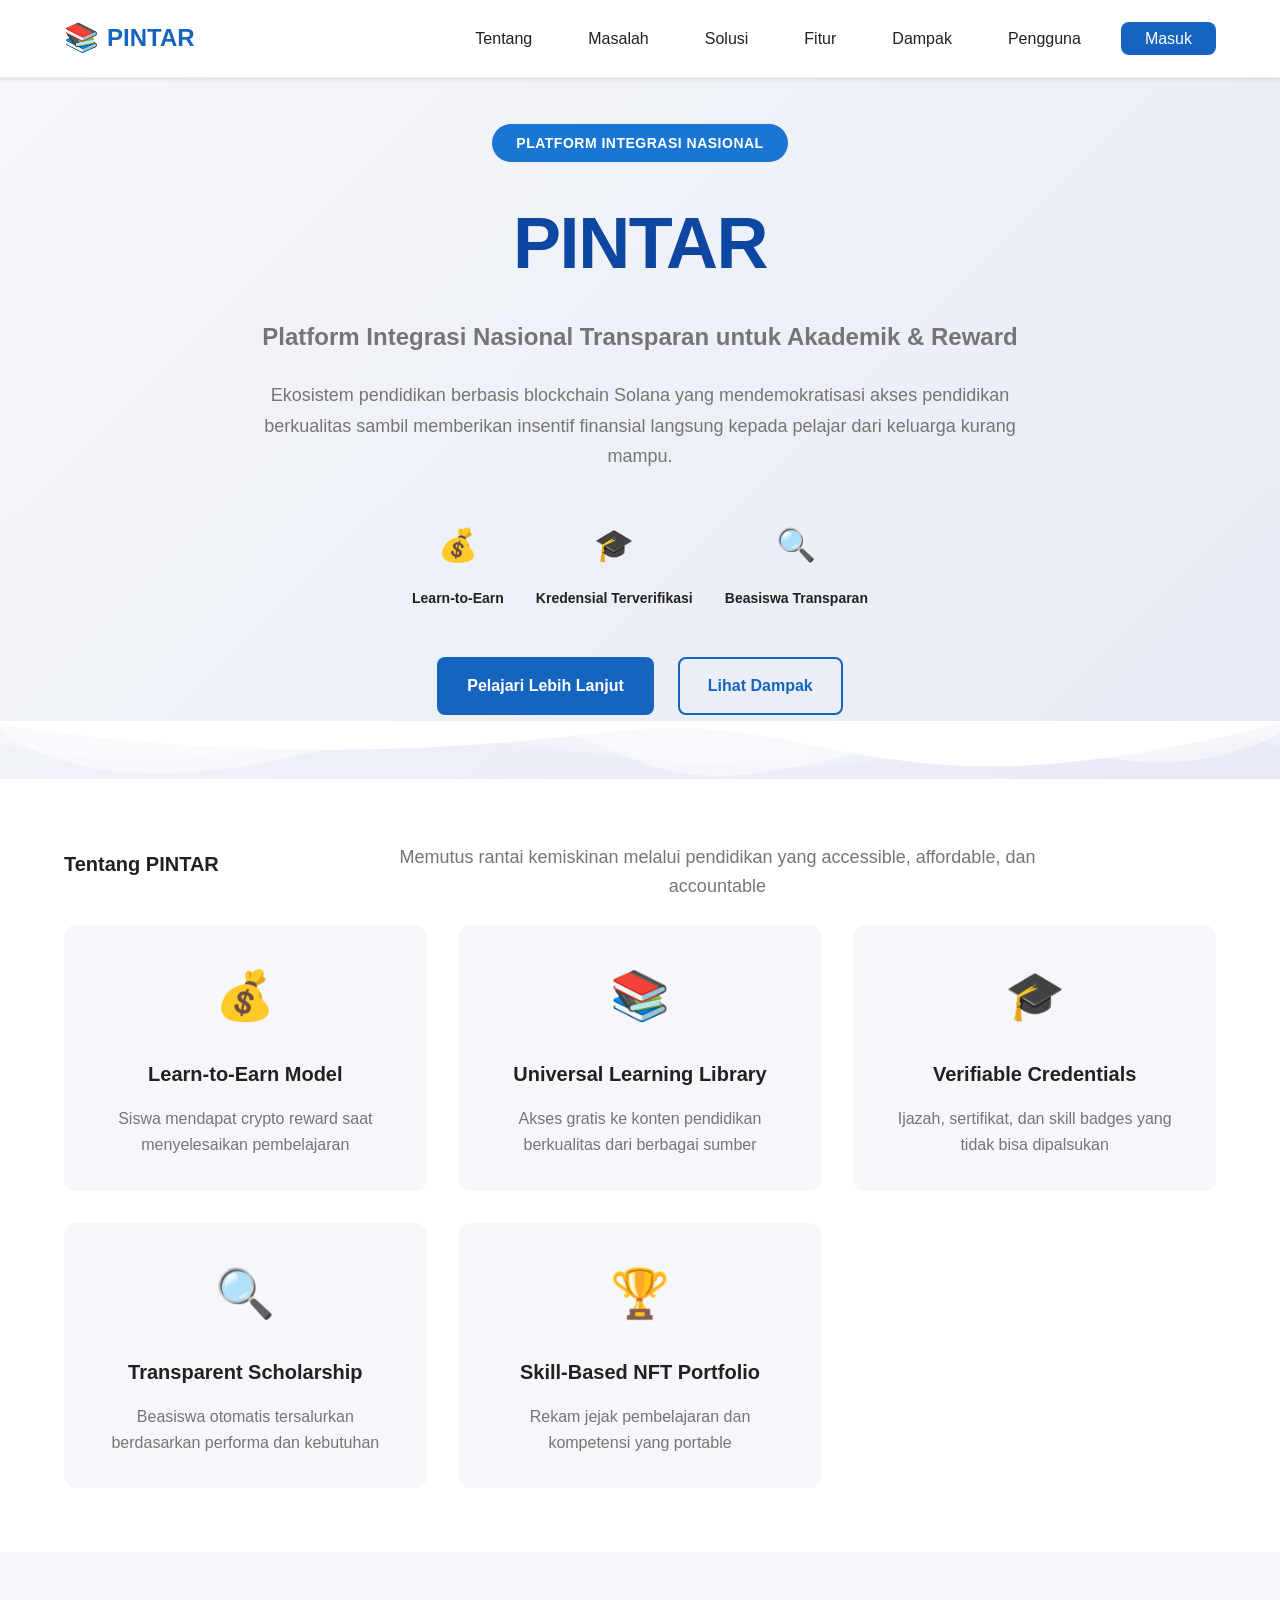
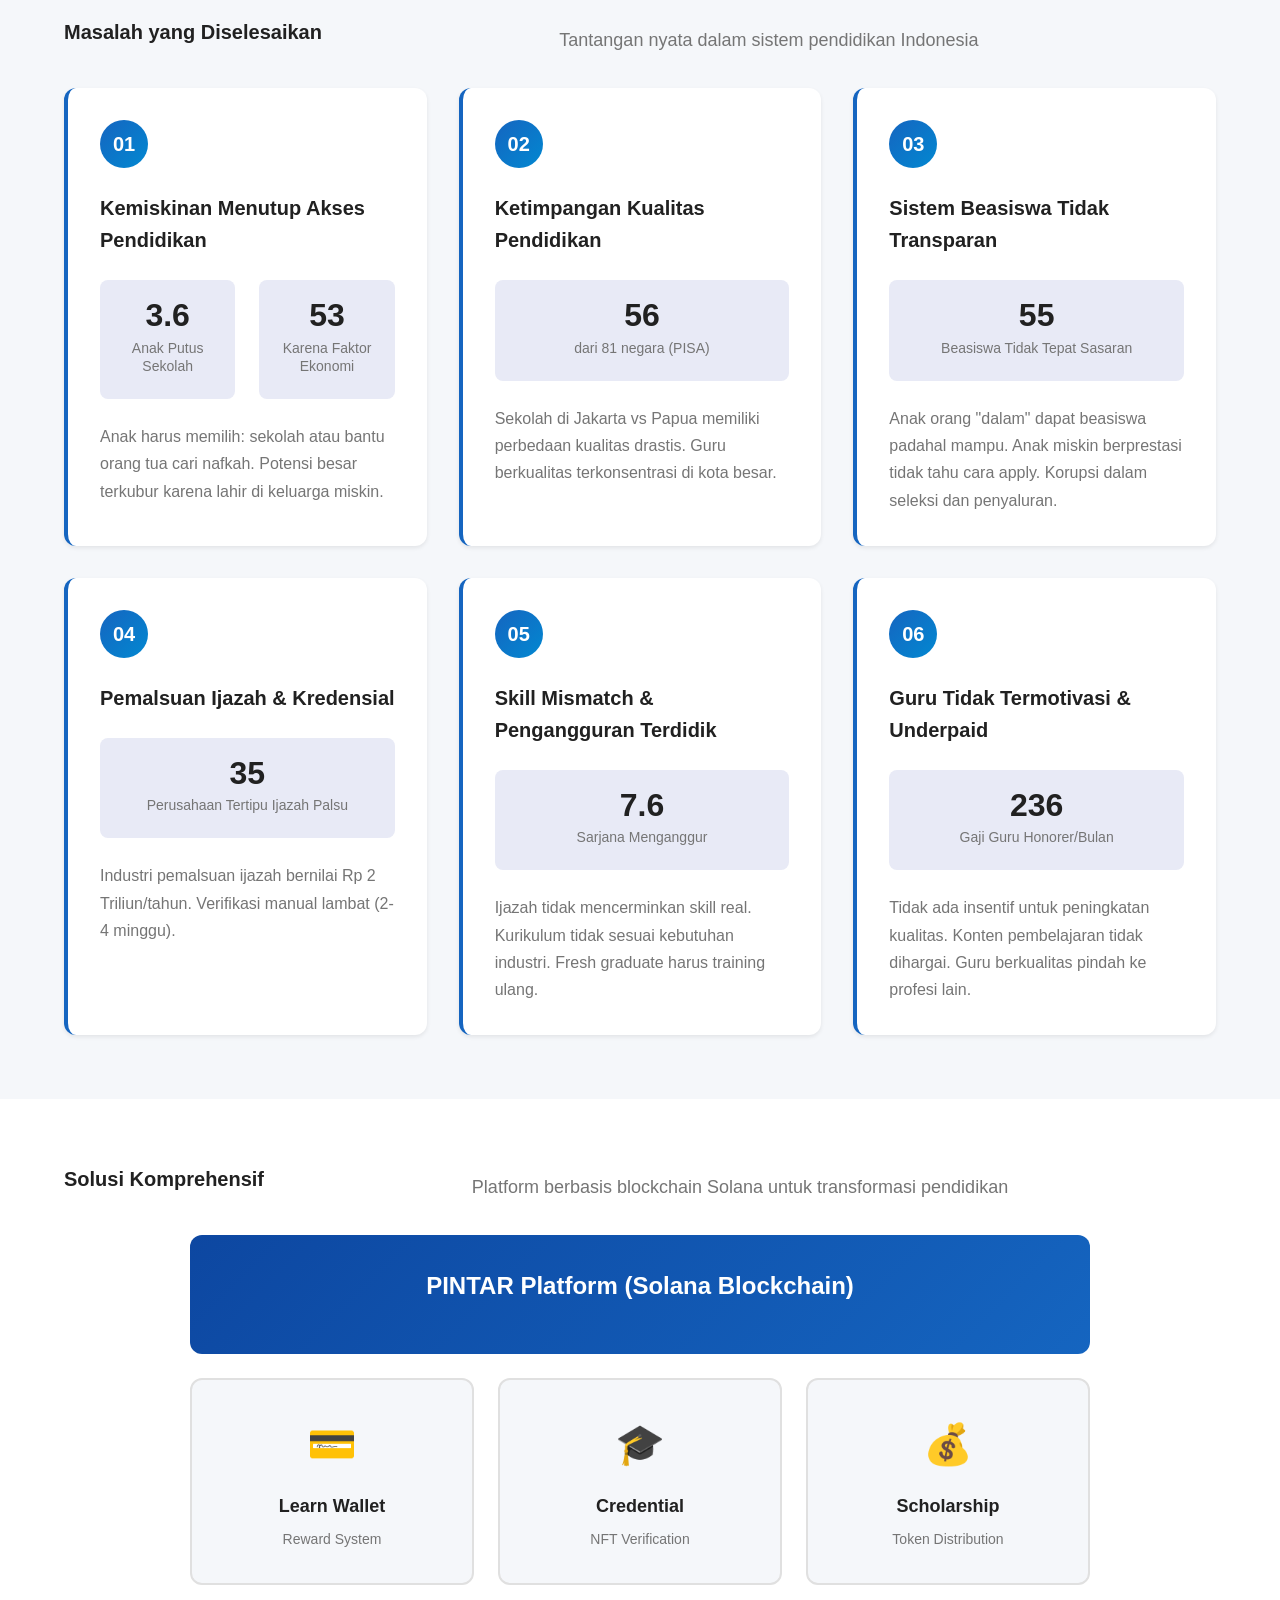
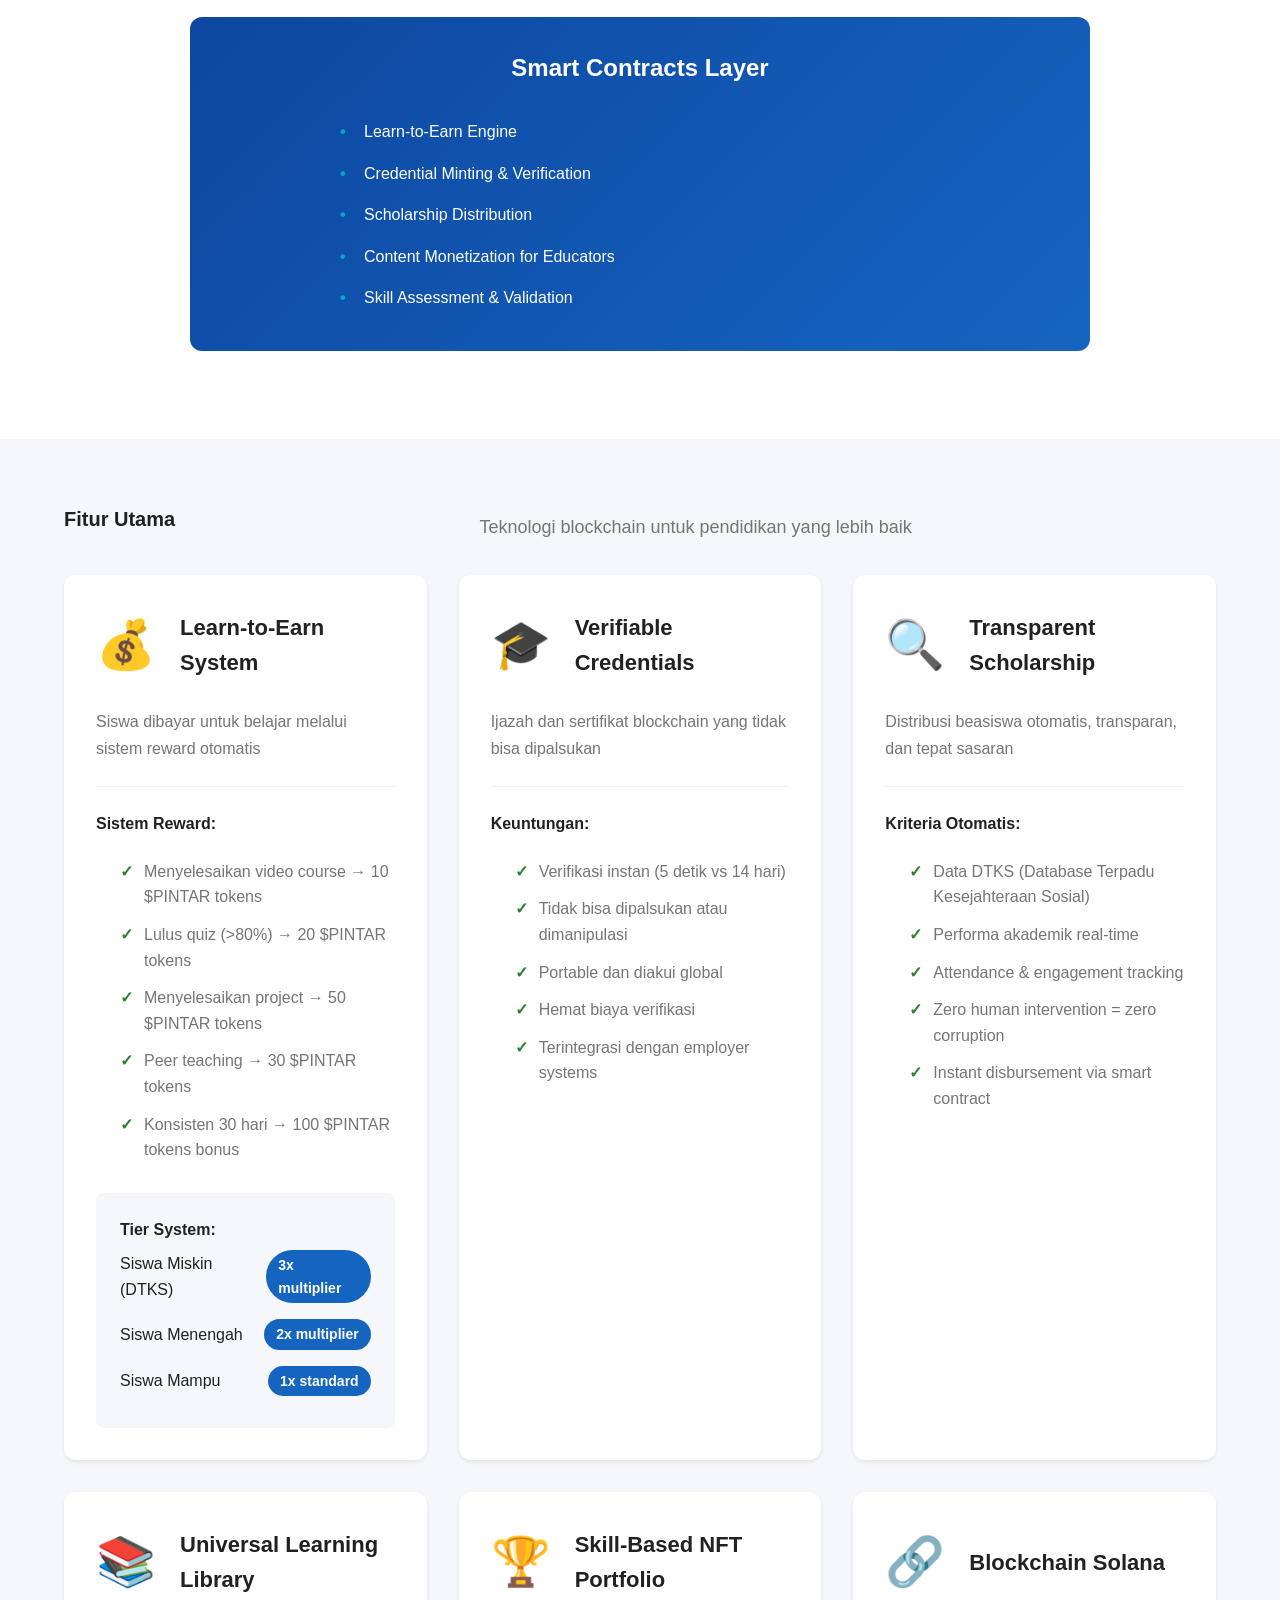
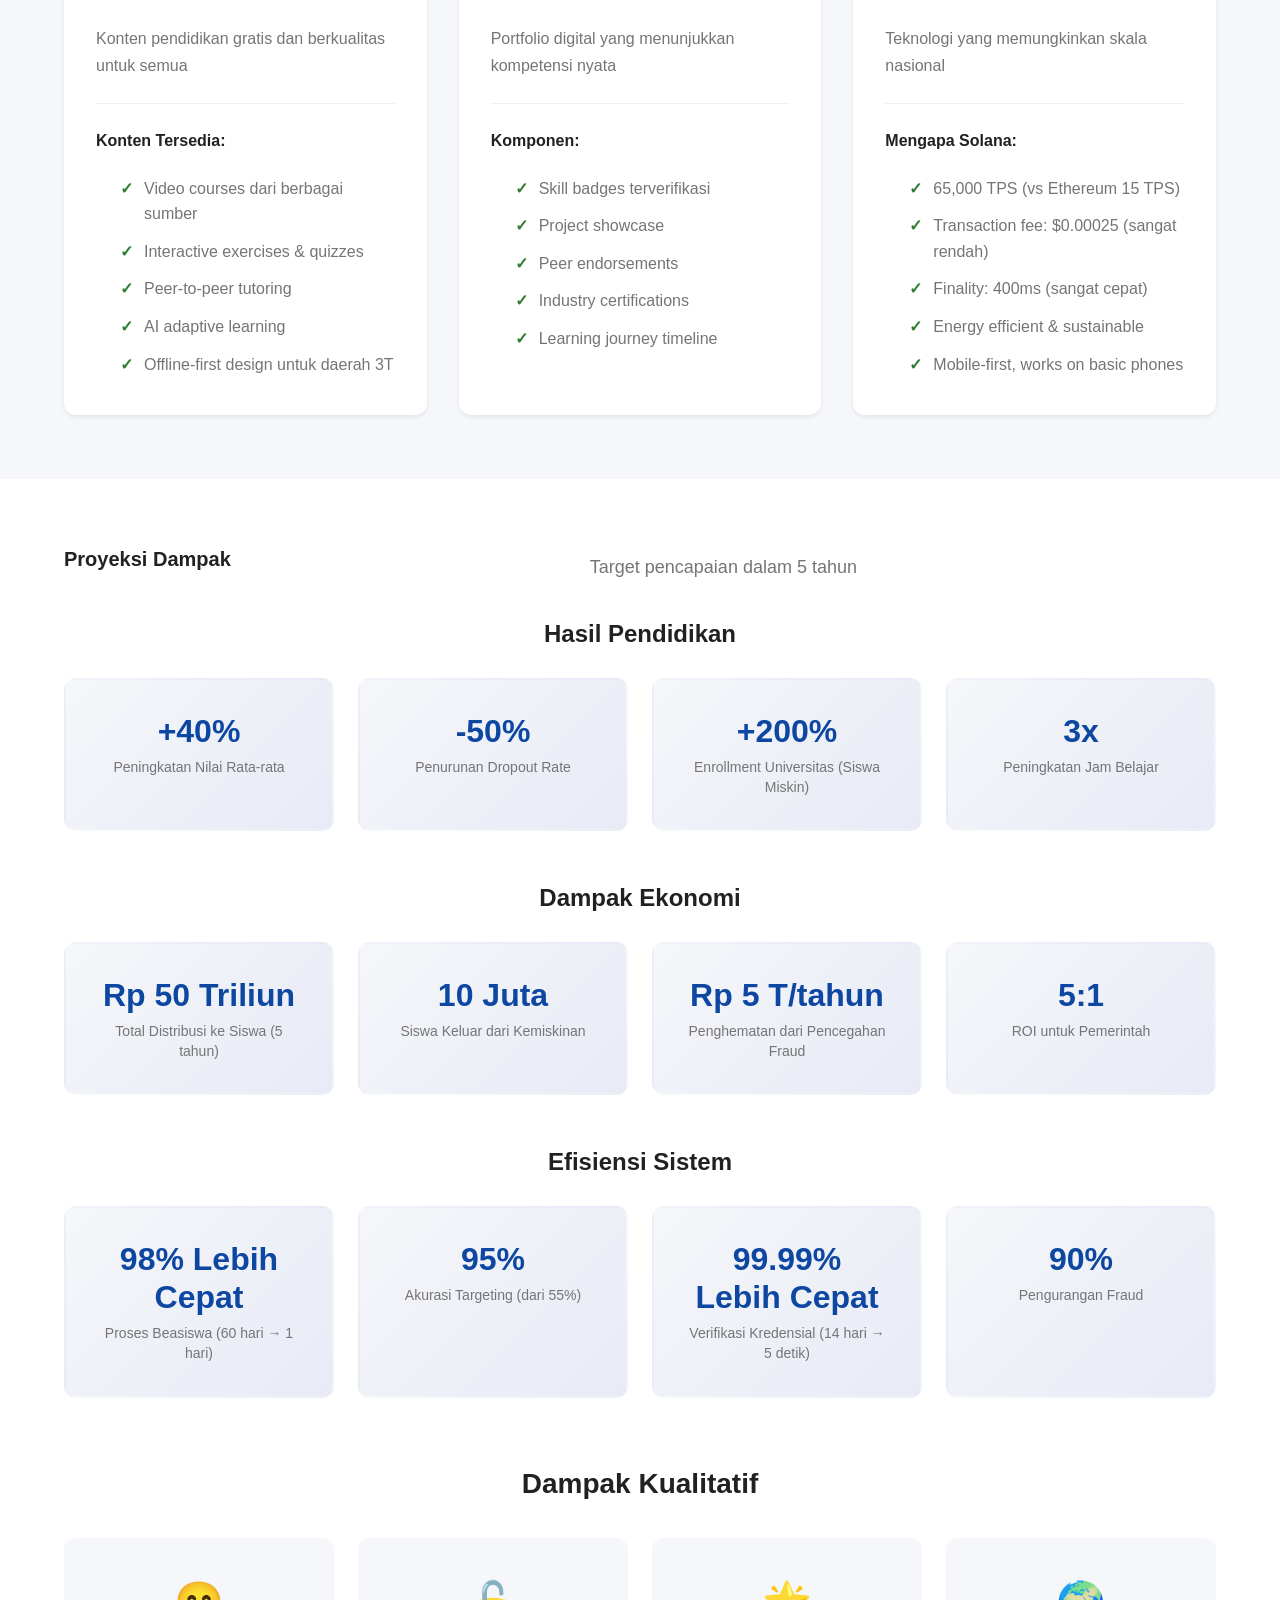
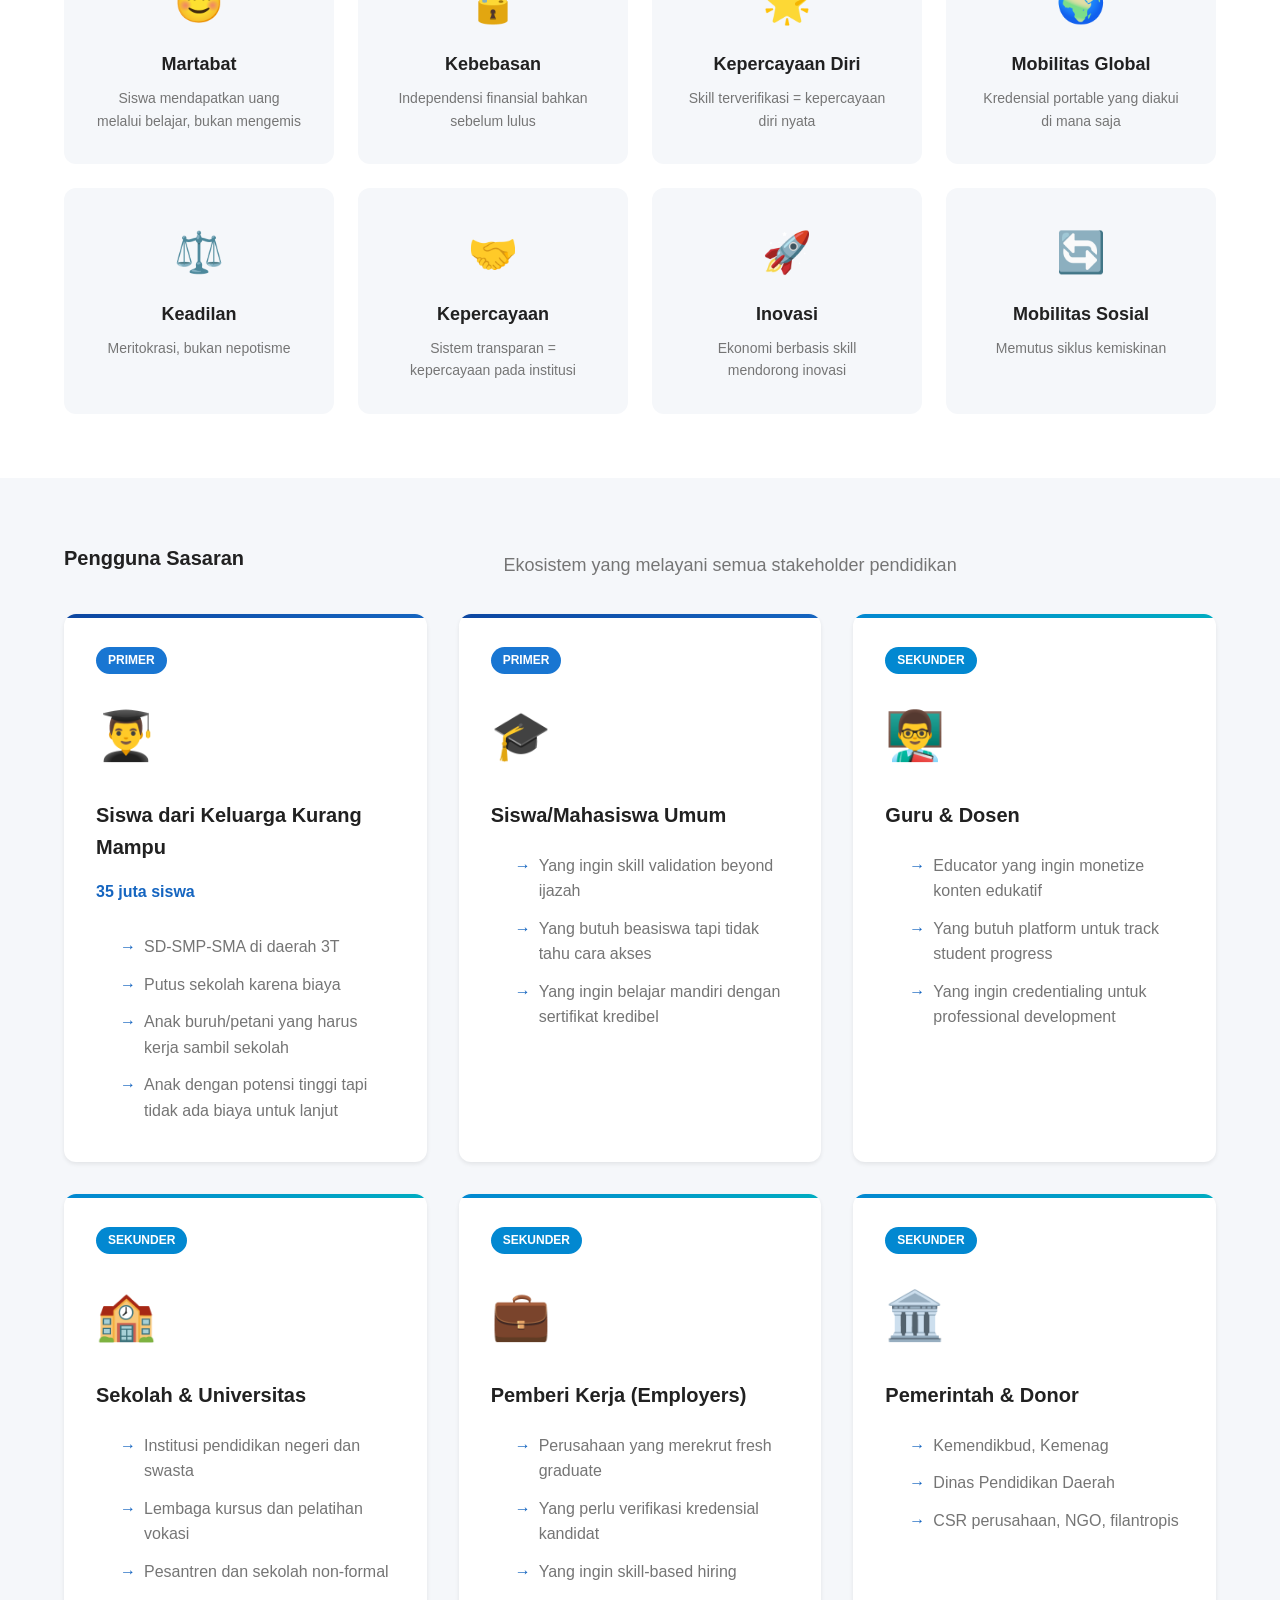
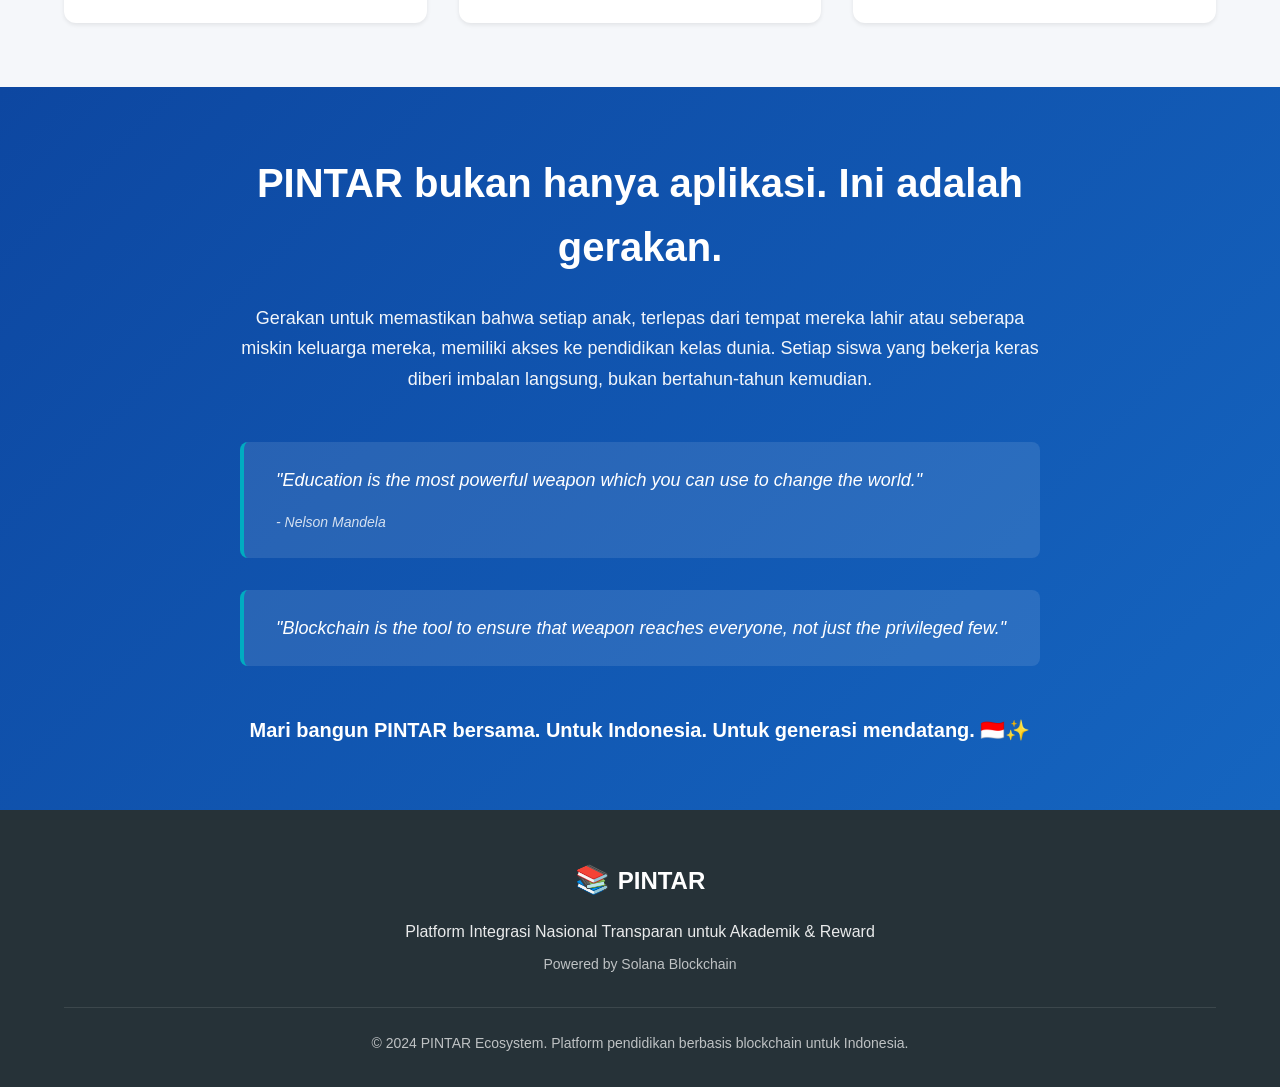
<file: index.html>
<!DOCTYPE html>
<html lang="id">
<head>
    <meta charset="UTF-8">
    <meta name="viewport" content="width=device-width, initial-scale=1.0">
    <meta name="description" content="PINTAR - Platform Integrasi Nasional Transparan untuk Akademik & Reward. Ekosistem pendidikan berbasis blockchain yang mendemokratisasi akses pendidikan berkualitas.">
    <meta name="keywords" content="pendidikan, blockchain, solana, beasiswa, learn-to-earn, Indonesia">
    <title>PINTAR - Platform Pendidikan Transparan Berbasis Blockchain</title>
    <link rel="stylesheet" href="styles.css">
</head>
<body>
    <!-- Navigation -->
    <nav class="navbar" id="navbar">
        <div class="container">
            <div class="nav-brand">
                <span class="logo-icon">📚</span>
                <span class="logo-text">PINTAR</span>
            </div>
            <button class="nav-toggle" id="navToggle" aria-label="Toggle navigation">
                <span></span>
                <span></span>
                <span></span>
            </button>
            <ul class="nav-menu" id="navMenu">
                <li><a href="#tentang" class="nav-link">Tentang</a></li>
                <li><a href="#masalah" class="nav-link">Masalah</a></li>
                <li><a href="#solusi" class="nav-link">Solusi</a></li>
                <li><a href="#fitur" class="nav-link">Fitur</a></li>
                <li><a href="#dampak" class="nav-link">Dampak</a></li>
                <li><a href="#pengguna" class="nav-link">Pengguna</a></li>
                <li><a href="login.html" class="nav-link nav-link-login">Masuk</a></li>
            </ul>
        </div>
    </nav>

    <!-- Hero Section -->
    <section class="hero" id="hero">
        <div class="container">
            <div class="hero-content">
                <div class="hero-badge">Platform Integrasi Nasional</div>
                <h1 class="hero-title">PINTAR</h1>
                <p class="hero-subtitle">Platform Integrasi Nasional Transparan untuk Akademik & Reward</p>
                <p class="hero-description">
                    Ekosistem pendidikan berbasis blockchain Solana yang mendemokratisasi akses pendidikan berkualitas 
                    sambil memberikan insentif finansial langsung kepada pelajar dari keluarga kurang mampu.
                </p>
                <div class="hero-features">
                    <div class="hero-feature-item">
                        <div class="feature-icon">💰</div>
                        <span>Learn-to-Earn</span>
                    </div>
                    <div class="hero-feature-item">
                        <div class="feature-icon">🎓</div>
                        <span>Kredensial Terverifikasi</span>
                    </div>
                    <div class="hero-feature-item">
                        <div class="feature-icon">🔍</div>
                        <span>Beasiswa Transparan</span>
                    </div>
                </div>
                <div class="hero-cta">
                    <a href="#solusi" class="btn btn-primary">Pelajari Lebih Lanjut</a>
                    <a href="#dampak" class="btn btn-outline">Lihat Dampak</a>
                </div>
            </div>
        </div>
        <div class="hero-wave"></div>
    </section>

    <!-- About Section -->
    <section class="section section-about" id="tentang">
        <div class="container">
            <div class="section-header">
                <h2 class="section-title">Tentang PINTAR</h2>
                <p class="section-subtitle">Memutus rantai kemiskinan melalui pendidikan yang accessible, affordable, dan accountable</p>
            </div>
            <div class="about-grid">
                <div class="about-card">
                    <div class="about-icon">💰</div>
                    <h3>Learn-to-Earn Model</h3>
                    <p>Siswa mendapat crypto reward saat menyelesaikan pembelajaran</p>
                </div>
                <div class="about-card">
                    <div class="about-icon">📚</div>
                    <h3>Universal Learning Library</h3>
                    <p>Akses gratis ke konten pendidikan berkualitas dari berbagai sumber</p>
                </div>
                <div class="about-card">
                    <div class="about-icon">🎓</div>
                    <h3>Verifiable Credentials</h3>
                    <p>Ijazah, sertifikat, dan skill badges yang tidak bisa dipalsukan</p>
                </div>
                <div class="about-card">
                    <div class="about-icon">🔍</div>
                    <h3>Transparent Scholarship</h3>
                    <p>Beasiswa otomatis tersalurkan berdasarkan performa dan kebutuhan</p>
                </div>
                <div class="about-card">
                    <div class="about-icon">🏆</div>
                    <h3>Skill-Based NFT Portfolio</h3>
                    <p>Rekam jejak pembelajaran dan kompetensi yang portable</p>
                </div>
            </div>
        </div>
    </section>

    <!-- Problem Section -->
    <section class="section section-problem" id="masalah">
        <div class="container">
            <div class="section-header">
                <h2 class="section-title">Masalah yang Diselesaikan</h2>
                <p class="section-subtitle">Tantangan nyata dalam sistem pendidikan Indonesia</p>
            </div>
            <div class="problem-grid">
                <div class="problem-card fade-in">
                    <div class="problem-number">01</div>
                    <h3>Kemiskinan Menutup Akses Pendidikan</h3>
                    <div class="stats-highlight">
                        <div class="stat-item">
                            <div class="stat-value">4,5 Juta</div>
                            <div class="stat-label">Anak Putus Sekolah</div>
                        </div>
                        <div class="stat-item">
                            <div class="stat-value">68%</div>
                            <div class="stat-label">Karena Faktor Ekonomi</div>
                        </div>
                    </div>
                    <p>Anak harus memilih: sekolah atau bantu orang tua cari nafkah. Potensi besar terkubur karena lahir di keluarga miskin.</p>
                </div>

                <div class="problem-card fade-in">
                    <div class="problem-number">02</div>
                    <h3>Ketimpangan Kualitas Pendidikan</h3>
                    <div class="stats-highlight">
                        <div class="stat-item">
                            <div class="stat-value">Peringkat 72</div>
                            <div class="stat-label">dari 81 negara (PISA)</div>
                        </div>
                    </div>
                    <p>Sekolah di Jakarta vs Papua memiliki perbedaan kualitas drastis. Guru berkualitas terkonsentrasi di kota besar.</p>
                </div>

                <div class="problem-card fade-in">
                    <div class="problem-number">03</div>
                    <h3>Sistem Beasiswa Tidak Transparan</h3>
                    <div class="stats-highlight">
                        <div class="stat-item">
                            <div class="stat-value">70%</div>
                            <div class="stat-label">Beasiswa Tidak Tepat Sasaran</div>
                        </div>
                    </div>
                    <p>Anak orang "dalam" dapat beasiswa padahal mampu. Anak miskin berprestasi tidak tahu cara apply. Korupsi dalam seleksi dan penyaluran.</p>
                </div>

                <div class="problem-card fade-in">
                    <div class="problem-number">04</div>
                    <h3>Pemalsuan Ijazah & Kredensial</h3>
                    <div class="stats-highlight">
                        <div class="stat-item">
                            <div class="stat-value">45%</div>
                            <div class="stat-label">Perusahaan Tertipu Ijazah Palsu</div>
                        </div>
                    </div>
                    <p>Industri pemalsuan ijazah bernilai Rp 2 Triliun/tahun. Verifikasi manual lambat (2-4 minggu).</p>
                </div>

                <div class="problem-card fade-in">
                    <div class="problem-number">05</div>
                    <h3>Skill Mismatch & Pengangguran Terdidik</h3>
                    <div class="stats-highlight">
                        <div class="stat-item">
                            <div class="stat-value">9,6 Juta</div>
                            <div class="stat-label">Sarjana Menganggur</div>
                        </div>
                    </div>
                    <p>Ijazah tidak mencerminkan skill real. Kurikulum tidak sesuai kebutuhan industri. Fresh graduate harus training ulang.</p>
                </div>

                <div class="problem-card fade-in">
                    <div class="problem-number">06</div>
                    <h3>Guru Tidak Termotivasi & Underpaid</h3>
                    <div class="stats-highlight">
                        <div class="stat-item">
                            <div class="stat-value">Rp 300k-500k</div>
                            <div class="stat-label">Gaji Guru Honorer/Bulan</div>
                        </div>
                    </div>
                    <p>Tidak ada insentif untuk peningkatan kualitas. Konten pembelajaran tidak dihargai. Guru berkualitas pindah ke profesi lain.</p>
                </div>
            </div>
        </div>
    </section>

    <!-- Solution Section -->
    <section class="section section-solution" id="solusi">
        <div class="container">
            <div class="section-header">
                <h2 class="section-title">Solusi Komprehensif</h2>
                <p class="section-subtitle">Platform berbasis blockchain Solana untuk transformasi pendidikan</p>
            </div>
            <div class="solution-architecture">
                <div class="arch-layer">
                    <h3>PINTAR Platform (Solana Blockchain)</h3>
                </div>
                <div class="arch-components">
                    <div class="arch-card">
                        <div class="arch-icon">💳</div>
                        <h4>Learn Wallet</h4>
                        <p>Reward System</p>
                    </div>
                    <div class="arch-card">
                        <div class="arch-icon">🎓</div>
                        <h4>Credential</h4>
                        <p>NFT Verification</p>
                    </div>
                    <div class="arch-card">
                        <div class="arch-icon">💰</div>
                        <h4>Scholarship</h4>
                        <p>Token Distribution</p>
                    </div>
                </div>
                <div class="arch-layer">
                    <h3>Smart Contracts Layer</h3>
                    <ul>
                        <li>Learn-to-Earn Engine</li>
                        <li>Credential Minting & Verification</li>
                        <li>Scholarship Distribution</li>
                        <li>Content Monetization for Educators</li>
                        <li>Skill Assessment & Validation</li>
                    </ul>
                </div>
            </div>
        </div>
    </section>

    <!-- Features Section -->
    <section class="section section-features" id="fitur">
        <div class="container">
            <div class="section-header">
                <h2 class="section-title">Fitur Utama</h2>
                <p class="section-subtitle">Teknologi blockchain untuk pendidikan yang lebih baik</p>
            </div>
            <div class="features-grid">
                <div class="feature-card">
                    <div class="feature-header">
                        <div class="feature-icon-large">💰</div>
                        <h3>Learn-to-Earn System</h3>
                    </div>
                    <p class="feature-description">Siswa dibayar untuk belajar melalui sistem reward otomatis</p>
                    <div class="feature-details">
                        <h4>Sistem Reward:</h4>
                        <ul>
                            <li>Menyelesaikan video course → 10 $PINTAR tokens</li>
                            <li>Lulus quiz (>80%) → 20 $PINTAR tokens</li>
                            <li>Menyelesaikan project → 50 $PINTAR tokens</li>
                            <li>Peer teaching → 30 $PINTAR tokens</li>
                            <li>Konsisten 30 hari → 100 $PINTAR tokens bonus</li>
                        </ul>
                        <div class="tier-info">
                            <strong>Tier System:</strong>
                            <div class="tier-item">
                                <span class="tier-label">Siswa Miskin (DTKS)</span>
                                <span class="tier-multiplier">3x multiplier</span>
                            </div>
                            <div class="tier-item">
                                <span class="tier-label">Siswa Menengah</span>
                                <span class="tier-multiplier">2x multiplier</span>
                            </div>
                            <div class="tier-item">
                                <span class="tier-label">Siswa Mampu</span>
                                <span class="tier-multiplier">1x standard</span>
                            </div>
                        </div>
                    </div>
                </div>

                <div class="feature-card">
                    <div class="feature-header">
                        <div class="feature-icon-large">🎓</div>
                        <h3>Verifiable Credentials</h3>
                    </div>
                    <p class="feature-description">Ijazah dan sertifikat blockchain yang tidak bisa dipalsukan</p>
                    <div class="feature-details">
                        <h4>Keuntungan:</h4>
                        <ul>
                            <li>Verifikasi instan (5 detik vs 14 hari)</li>
                            <li>Tidak bisa dipalsukan atau dimanipulasi</li>
                            <li>Portable dan diakui global</li>
                            <li>Hemat biaya verifikasi</li>
                            <li>Terintegrasi dengan employer systems</li>
                        </ul>
                    </div>
                </div>

                <div class="feature-card">
                    <div class="feature-header">
                        <div class="feature-icon-large">🔍</div>
                        <h3>Transparent Scholarship</h3>
                    </div>
                    <p class="feature-description">Distribusi beasiswa otomatis, transparan, dan tepat sasaran</p>
                    <div class="feature-details">
                        <h4>Kriteria Otomatis:</h4>
                        <ul>
                            <li>Data DTKS (Database Terpadu Kesejahteraan Sosial)</li>
                            <li>Performa akademik real-time</li>
                            <li>Attendance & engagement tracking</li>
                            <li>Zero human intervention = zero corruption</li>
                            <li>Instant disbursement via smart contract</li>
                        </ul>
                    </div>
                </div>

                <div class="feature-card">
                    <div class="feature-header">
                        <div class="feature-icon-large">📚</div>
                        <h3>Universal Learning Library</h3>
                    </div>
                    <p class="feature-description">Konten pendidikan gratis dan berkualitas untuk semua</p>
                    <div class="feature-details">
                        <h4>Konten Tersedia:</h4>
                        <ul>
                            <li>Video courses dari berbagai sumber</li>
                            <li>Interactive exercises & quizzes</li>
                            <li>Peer-to-peer tutoring</li>
                            <li>AI adaptive learning</li>
                            <li>Offline-first design untuk daerah 3T</li>
                        </ul>
                    </div>
                </div>

                <div class="feature-card">
                    <div class="feature-header">
                        <div class="feature-icon-large">🏆</div>
                        <h3>Skill-Based NFT Portfolio</h3>
                    </div>
                    <p class="feature-description">Portfolio digital yang menunjukkan kompetensi nyata</p>
                    <div class="feature-details">
                        <h4>Komponen:</h4>
                        <ul>
                            <li>Skill badges terverifikasi</li>
                            <li>Project showcase</li>
                            <li>Peer endorsements</li>
                            <li>Industry certifications</li>
                            <li>Learning journey timeline</li>
                        </ul>
                    </div>
                </div>

                <div class="feature-card">
                    <div class="feature-header">
                        <div class="feature-icon-large">🔗</div>
                        <h3>Blockchain Solana</h3>
                    </div>
                    <p class="feature-description">Teknologi yang memungkinkan skala nasional</p>
                    <div class="feature-details">
                        <h4>Mengapa Solana:</h4>
                        <ul>
                            <li>65,000 TPS (vs Ethereum 15 TPS)</li>
                            <li>Transaction fee: $0.00025 (sangat rendah)</li>
                            <li>Finality: 400ms (sangat cepat)</li>
                            <li>Energy efficient & sustainable</li>
                            <li>Mobile-first, works on basic phones</li>
                        </ul>
                    </div>
                </div>
            </div>
        </div>
    </section>

    <!-- Impact Section -->
    <section class="section section-impact" id="dampak">
        <div class="container">
            <div class="section-header">
                <h2 class="section-title">Proyeksi Dampak</h2>
                <p class="section-subtitle">Target pencapaian dalam 5 tahun</p>
            </div>
            <div class="impact-grid">
                <div class="impact-category">
                    <h3>Hasil Pendidikan</h3>
                    <div class="impact-stats">
                        <div class="impact-stat">
                            <div class="impact-value">+40%</div>
                            <div class="impact-label">Peningkatan Nilai Rata-rata</div>
                        </div>
                        <div class="impact-stat">
                            <div class="impact-value">-50%</div>
                            <div class="impact-label">Penurunan Dropout Rate</div>
                        </div>
                        <div class="impact-stat">
                            <div class="impact-value">+200%</div>
                            <div class="impact-label">Enrollment Universitas (Siswa Miskin)</div>
                        </div>
                        <div class="impact-stat">
                            <div class="impact-value">3x</div>
                            <div class="impact-label">Peningkatan Jam Belajar</div>
                        </div>
                    </div>
                </div>

                <div class="impact-category">
                    <h3>Dampak Ekonomi</h3>
                    <div class="impact-stats">
                        <div class="impact-stat">
                            <div class="impact-value">Rp 50 Triliun</div>
                            <div class="impact-label">Total Distribusi ke Siswa (5 tahun)</div>
                        </div>
                        <div class="impact-stat">
                            <div class="impact-value">10 Juta</div>
                            <div class="impact-label">Siswa Keluar dari Kemiskinan</div>
                        </div>
                        <div class="impact-stat">
                            <div class="impact-value">Rp 5 T/tahun</div>
                            <div class="impact-label">Penghematan dari Pencegahan Fraud</div>
                        </div>
                        <div class="impact-stat">
                            <div class="impact-value">5:1</div>
                            <div class="impact-label">ROI untuk Pemerintah</div>
                        </div>
                    </div>
                </div>

                <div class="impact-category">
                    <h3>Efisiensi Sistem</h3>
                    <div class="impact-stats">
                        <div class="impact-stat">
                            <div class="impact-value">98% Lebih Cepat</div>
                            <div class="impact-label">Proses Beasiswa (60 hari → 1 hari)</div>
                        </div>
                        <div class="impact-stat">
                            <div class="impact-value">95%</div>
                            <div class="impact-label">Akurasi Targeting (dari 55%)</div>
                        </div>
                        <div class="impact-stat">
                            <div class="impact-value">99.99% Lebih Cepat</div>
                            <div class="impact-label">Verifikasi Kredensial (14 hari → 5 detik)</div>
                        </div>
                        <div class="impact-stat">
                            <div class="impact-value">90%</div>
                            <div class="impact-label">Pengurangan Fraud</div>
                        </div>
                    </div>
                </div>
            </div>

            <div class="impact-qualitative">
                <h3>Dampak Kualitatif</h3>
                <div class="qual-grid">
                    <div class="qual-card">
                        <div class="qual-icon">😊</div>
                        <h4>Martabat</h4>
                        <p>Siswa mendapatkan uang melalui belajar, bukan mengemis</p>
                    </div>
                    <div class="qual-card">
                        <div class="qual-icon">🔓</div>
                        <h4>Kebebasan</h4>
                        <p>Independensi finansial bahkan sebelum lulus</p>
                    </div>
                    <div class="qual-card">
                        <div class="qual-icon">🌟</div>
                        <h4>Kepercayaan Diri</h4>
                        <p>Skill terverifikasi = kepercayaan diri nyata</p>
                    </div>
                    <div class="qual-card">
                        <div class="qual-icon">🌍</div>
                        <h4>Mobilitas Global</h4>
                        <p>Kredensial portable yang diakui di mana saja</p>
                    </div>
                    <div class="qual-card">
                        <div class="qual-icon">⚖️</div>
                        <h4>Keadilan</h4>
                        <p>Meritokrasi, bukan nepotisme</p>
                    </div>
                    <div class="qual-card">
                        <div class="qual-icon">🤝</div>
                        <h4>Kepercayaan</h4>
                        <p>Sistem transparan = kepercayaan pada institusi</p>
                    </div>
                    <div class="qual-card">
                        <div class="qual-icon">🚀</div>
                        <h4>Inovasi</h4>
                        <p>Ekonomi berbasis skill mendorong inovasi</p>
                    </div>
                    <div class="qual-card">
                        <div class="qual-icon">🔄</div>
                        <h4>Mobilitas Sosial</h4>
                        <p>Memutus siklus kemiskinan</p>
                    </div>
                </div>
            </div>
        </div>
    </section>

    <!-- Users Section -->
    <section class="section section-users" id="pengguna">
        <div class="container">
            <div class="section-header">
                <h2 class="section-title">Pengguna Sasaran</h2>
                <p class="section-subtitle">Ekosistem yang melayani semua stakeholder pendidikan</p>
            </div>
            <div class="users-grid">
                <div class="user-card primary">
                    <div class="user-badge">Primer</div>
                    <div class="user-icon">👨‍🎓</div>
                    <h3>Siswa dari Keluarga Kurang Mampu</h3>
                    <p class="user-count">35 juta siswa</p>
                    <ul class="user-details">
                        <li>SD-SMP-SMA di daerah 3T</li>
                        <li>Putus sekolah karena biaya</li>
                        <li>Anak buruh/petani yang harus kerja sambil sekolah</li>
                        <li>Anak dengan potensi tinggi tapi tidak ada biaya untuk lanjut</li>
                    </ul>
                </div>

                <div class="user-card primary">
                    <div class="user-badge">Primer</div>
                    <div class="user-icon">🎓</div>
                    <h3>Siswa/Mahasiswa Umum</h3>
                    <ul class="user-details">
                        <li>Yang ingin skill validation beyond ijazah</li>
                        <li>Yang butuh beasiswa tapi tidak tahu cara akses</li>
                        <li>Yang ingin belajar mandiri dengan sertifikat kredibel</li>
                    </ul>
                </div>

                <div class="user-card secondary">
                    <div class="user-badge">Sekunder</div>
                    <div class="user-icon">👨‍🏫</div>
                    <h3>Guru & Dosen</h3>
                    <ul class="user-details">
                        <li>Educator yang ingin monetize konten edukatif</li>
                        <li>Yang butuh platform untuk track student progress</li>
                        <li>Yang ingin credentialing untuk professional development</li>
                    </ul>
                </div>

                <div class="user-card secondary">
                    <div class="user-badge">Sekunder</div>
                    <div class="user-icon">🏫</div>
                    <h3>Sekolah & Universitas</h3>
                    <ul class="user-details">
                        <li>Institusi pendidikan negeri dan swasta</li>
                        <li>Lembaga kursus dan pelatihan vokasi</li>
                        <li>Pesantren dan sekolah non-formal</li>
                    </ul>
                </div>

                <div class="user-card secondary">
                    <div class="user-badge">Sekunder</div>
                    <div class="user-icon">💼</div>
                    <h3>Pemberi Kerja (Employers)</h3>
                    <ul class="user-details">
                        <li>Perusahaan yang merekrut fresh graduate</li>
                        <li>Yang perlu verifikasi kredensial kandidat</li>
                        <li>Yang ingin skill-based hiring</li>
                    </ul>
                </div>

                <div class="user-card secondary">
                    <div class="user-badge">Sekunder</div>
                    <div class="user-icon">🏛️</div>
                    <h3>Pemerintah & Donor</h3>
                    <ul class="user-details">
                        <li>Kemendikbud, Kemenag</li>
                        <li>Dinas Pendidikan Daerah</li>
                        <li>CSR perusahaan, NGO, filantropis</li>
                    </ul>
                </div>
            </div>
        </div>
    </section>

    <!-- CTA Section -->
    <section class="section section-cta">
        <div class="container">
            <div class="cta-content">
                <h2>PINTAR bukan hanya aplikasi. Ini adalah gerakan.</h2>
                <p class="cta-description">
                    Gerakan untuk memastikan bahwa setiap anak, terlepas dari tempat mereka lahir atau seberapa miskin keluarga mereka, 
                    memiliki akses ke pendidikan kelas dunia. Setiap siswa yang bekerja keras diberi imbalan langsung, bukan bertahun-tahun kemudian.
                </p>
                <blockquote class="cta-quote">
                    "Education is the most powerful weapon which you can use to change the world."
                    <cite>- Nelson Mandela</cite>
                </blockquote>
                <blockquote class="cta-quote">
                    "Blockchain is the tool to ensure that weapon reaches everyone, not just the privileged few."
                </blockquote>
                <div class="cta-action">
                    <p class="cta-tagline">Mari bangun PINTAR bersama. Untuk Indonesia. Untuk generasi mendatang. 🇮🇩✨</p>
                </div>
            </div>
        </div>
    </section>

    <!-- Footer -->
    <footer class="footer">
        <div class="container">
            <div class="footer-content">
                <div class="footer-brand">
                    <span class="logo-icon">📚</span>
                    <span class="logo-text">PINTAR</span>
                </div>
                <p class="footer-tagline">Platform Integrasi Nasional Transparan untuk Akademik & Reward</p>
                <p class="footer-tech">Powered by Solana Blockchain</p>
            </div>
            <div class="footer-bottom">
                <p>&copy; 2024 PINTAR Ecosystem. Platform pendidikan berbasis blockchain untuk Indonesia.</p>
            </div>
        </div>
    </footer>

    <script src="script.js"></script>
</body>
</html>
</file>
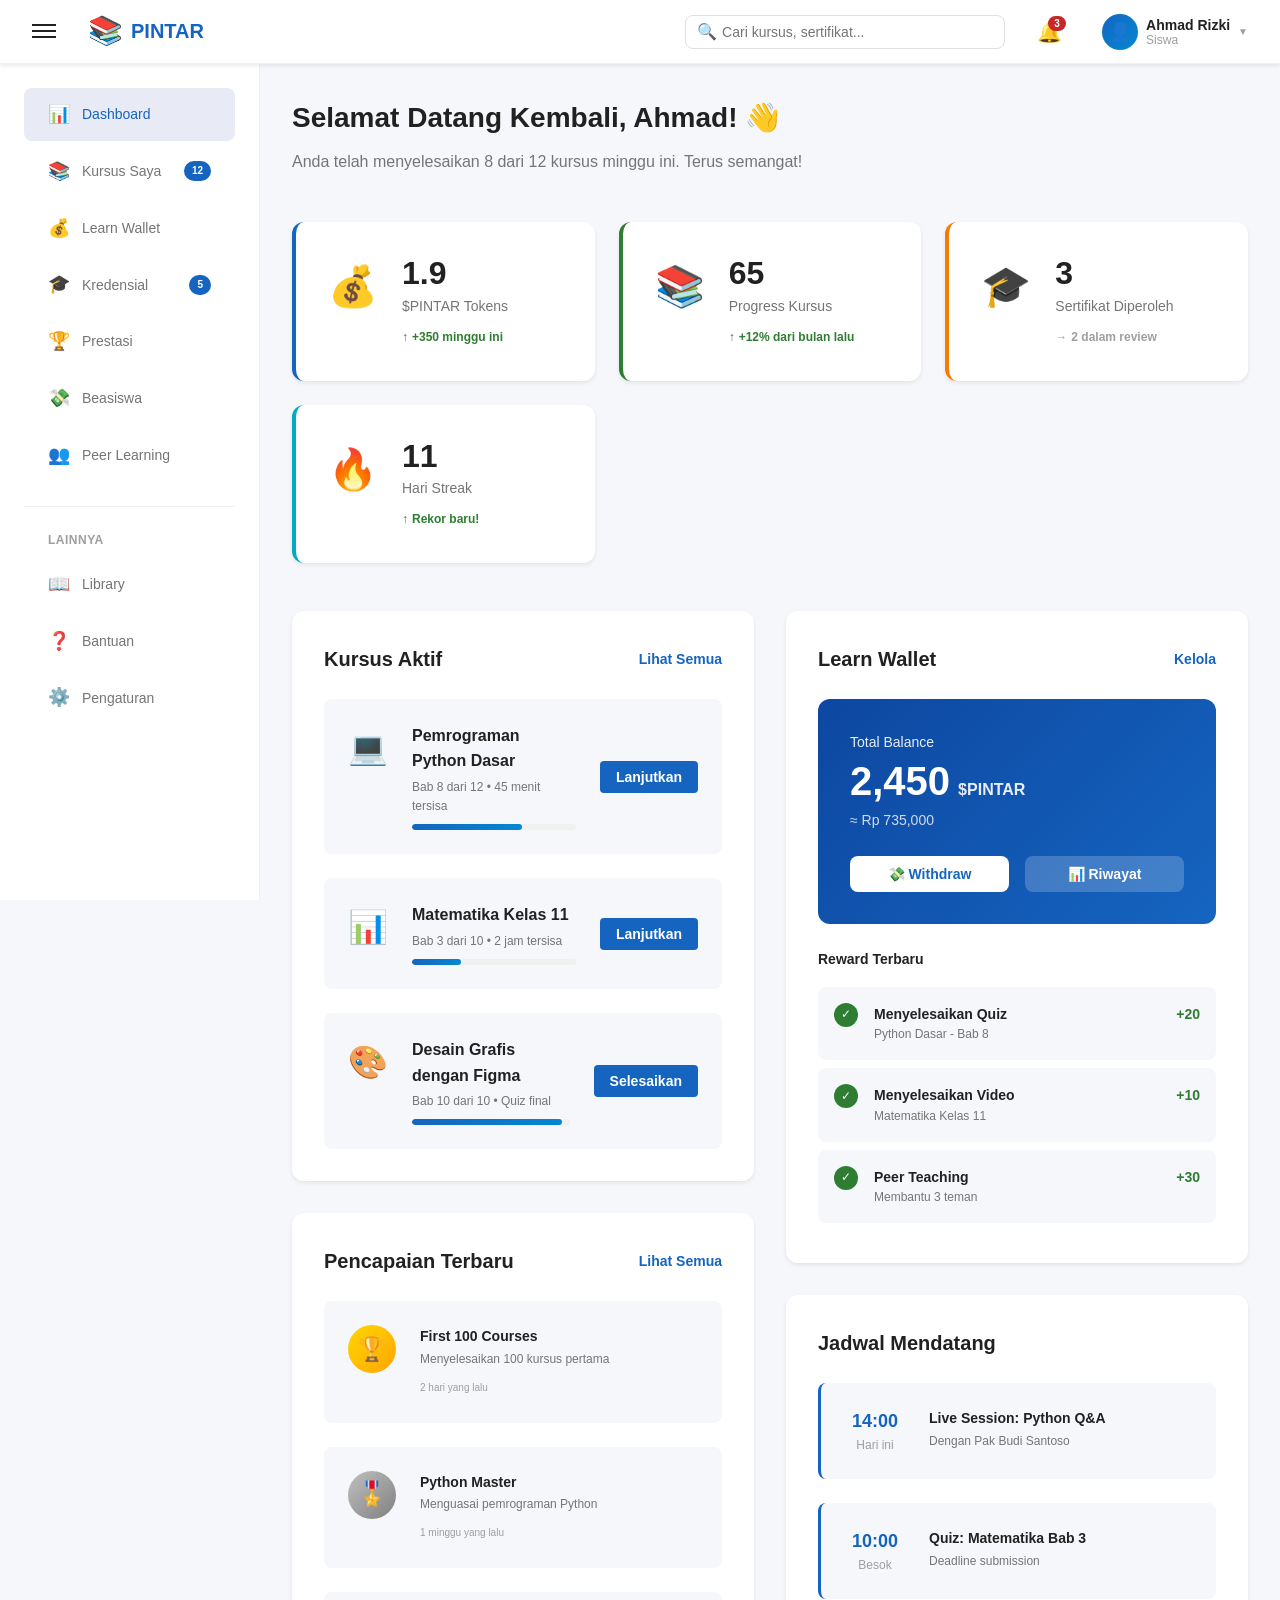
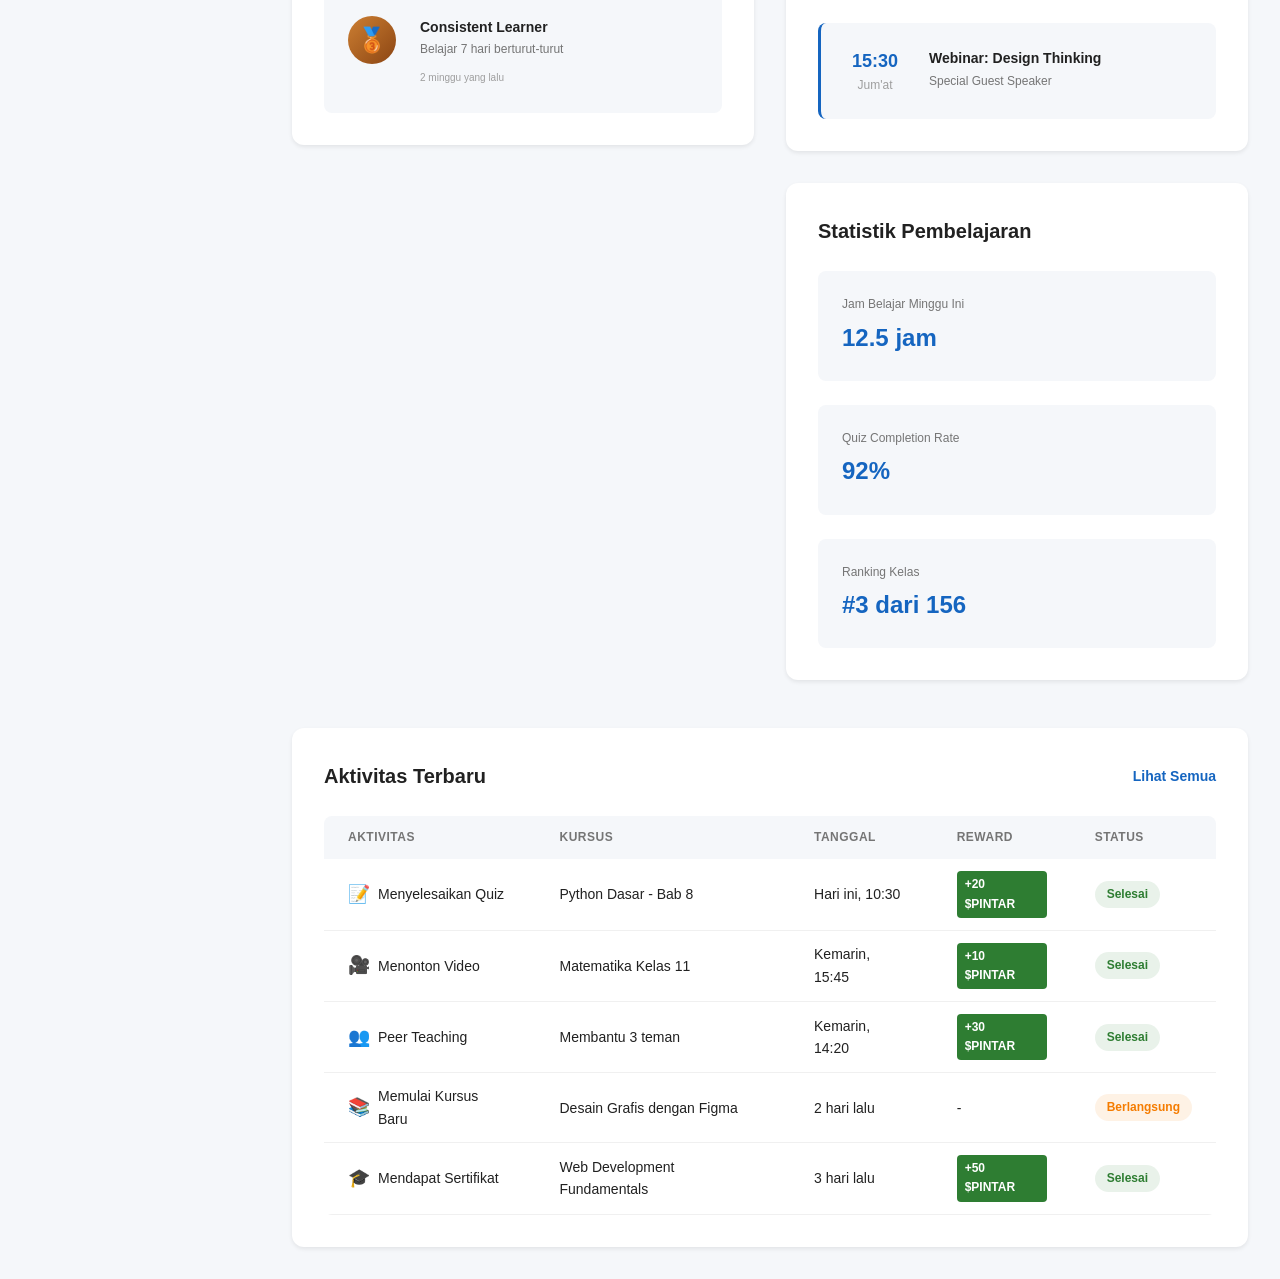
<file: dashboard.html>
<!DOCTYPE html>
<html lang="id">
<head>
    <meta charset="UTF-8">
    <meta name="viewport" content="width=device-width, initial-scale=1.0">
    <meta name="description" content="PINTAR Dashboard - Kelola pembelajaran dan reward Anda">
    <title>Dashboard - PINTAR Platform</title>
    <link rel="stylesheet" href="styles.css">
</head>
<body class="dashboard-page">
    <!-- Dashboard Header -->
    <header class="dashboard-header">
        <div class="header-left">
            <button class="sidebar-toggle" id="sidebarToggle" aria-label="Toggle sidebar">
                <span></span>
                <span></span>
                <span></span>
            </button>
            <div class="header-brand">
                <span class="logo-icon">📚</span>
                <span class="logo-text">PINTAR</span>
            </div>
        </div>
        <div class="header-right">
            <div class="header-search">
                <span class="search-icon">🔍</span>
                <input type="search" placeholder="Cari kursus, sertifikat..." class="search-input">
            </div>
            <button class="notification-btn" aria-label="Notifications">
                <span class="notification-icon">🔔</span>
                <span class="notification-badge">3</span>
            </button>
            <div class="user-menu">
                <button class="user-btn" id="userMenuBtn" aria-label="User menu">
                    <div class="user-avatar">👤</div>
                    <div class="user-info">
                        <span class="user-name">Ahmad Rizki</span>
                        <span class="user-role">Siswa</span>
                    </div>
                    <span class="dropdown-icon">▼</span>
                </button>
                <div class="user-dropdown" id="userDropdown">
                    <a href="#" class="dropdown-item">
                        <span>👤</span> Profil Saya
                    </a>
                    <a href="#" class="dropdown-item">
                        <span>⚙️</span> Pengaturan
                    </a>
                    <a href="#" class="dropdown-item">
                        <span>💳</span> Wallet Saya
                    </a>
                    <div class="dropdown-divider"></div>
                    <a href="login.html" class="dropdown-item">
                        <span>🚪</span> Keluar
                    </a>
                </div>
            </div>
        </div>
    </header>

    <!-- Dashboard Layout -->
    <div class="dashboard-layout">
        <!-- Sidebar -->
        <aside class="dashboard-sidebar" id="dashboardSidebar">
            <nav class="sidebar-nav">
                <a href="#" class="sidebar-link active">
                    <span class="sidebar-icon">📊</span>
                    <span class="sidebar-text">Dashboard</span>
                </a>
                <a href="#" class="sidebar-link">
                    <span class="sidebar-icon">📚</span>
                    <span class="sidebar-text">Kursus Saya</span>
                    <span class="sidebar-badge">12</span>
                </a>
                <a href="#" class="sidebar-link">
                    <span class="sidebar-icon">💰</span>
                    <span class="sidebar-text">Learn Wallet</span>
                </a>
                <a href="#" class="sidebar-link">
                    <span class="sidebar-icon">🎓</span>
                    <span class="sidebar-text">Kredensial</span>
                    <span class="sidebar-badge">5</span>
                </a>
                <a href="#" class="sidebar-link">
                    <span class="sidebar-icon">🏆</span>
                    <span class="sidebar-text">Prestasi</span>
                </a>
                <a href="#" class="sidebar-link">
                    <span class="sidebar-icon">💸</span>
                    <span class="sidebar-text">Beasiswa</span>
                </a>
                <a href="#" class="sidebar-link">
                    <span class="sidebar-icon">👥</span>
                    <span class="sidebar-text">Peer Learning</span>
                </a>
                
                <div class="sidebar-divider"></div>
                
                <div class="sidebar-section">
                    <span class="sidebar-section-title">Lainnya</span>
                    <a href="#" class="sidebar-link">
                        <span class="sidebar-icon">📖</span>
                        <span class="sidebar-text">Library</span>
                    </a>
                    <a href="#" class="sidebar-link">
                        <span class="sidebar-icon">❓</span>
                        <span class="sidebar-text">Bantuan</span>
                    </a>
                    <a href="#" class="sidebar-link">
                        <span class="sidebar-icon">⚙️</span>
                        <span class="sidebar-text">Pengaturan</span>
                    </a>
                </div>
            </nav>
        </aside>

        <!-- Main Content -->
        <main class="dashboard-main">
            <div class="dashboard-content">
                <!-- Welcome Section -->
                <section class="welcome-section">
                    <h1>Selamat Datang Kembali, Ahmad! 👋</h1>
                    <p>Anda telah menyelesaikan 8 dari 12 kursus minggu ini. Terus semangat!</p>
                </section>

                <!-- Stats Overview -->
                <section class="stats-section">
                    <div class="stats-grid">
                        <div class="stat-card primary">
                            <div class="stat-icon">💰</div>
                            <div class="stat-content">
                                <div class="stat-value">2,450</div>
                                <div class="stat-label">$PINTAR Tokens</div>
                                <div class="stat-change positive">
                                    <span>↑</span> +350 minggu ini
                                </div>
                            </div>
                        </div>
                        <div class="stat-card success">
                            <div class="stat-icon">📚</div>
                            <div class="stat-content">
                                <div class="stat-value">87%</div>
                                <div class="stat-label">Progress Kursus</div>
                                <div class="stat-change positive">
                                    <span>↑</span> +12% dari bulan lalu
                                </div>
                            </div>
                        </div>
                        <div class="stat-card warning">
                            <div class="stat-icon">🎓</div>
                            <div class="stat-content">
                                <div class="stat-value">5</div>
                                <div class="stat-label">Sertifikat Diperoleh</div>
                                <div class="stat-change neutral">
                                    <span>→</span> 2 dalam review
                                </div>
                            </div>
                        </div>
                        <div class="stat-card info">
                            <div class="stat-icon">🔥</div>
                            <div class="stat-content">
                                <div class="stat-value">15</div>
                                <div class="stat-label">Hari Streak</div>
                                <div class="stat-change positive">
                                    <span>↑</span> Rekor baru!
                                </div>
                            </div>
                        </div>
                    </div>
                </section>

                <!-- Two Column Layout -->
                <div class="dashboard-grid">
                    <!-- Left Column -->
                    <div class="dashboard-column">
                        <!-- Active Courses -->
                        <section class="dashboard-section">
                            <div class="section-header">
                                <h2>Kursus Aktif</h2>
                                <a href="#" class="section-link">Lihat Semua</a>
                            </div>
                            <div class="course-list">
                                <div class="course-item">
                                    <div class="course-icon">💻</div>
                                    <div class="course-info">
                                        <h3>Pemrograman Python Dasar</h3>
                                        <p>Bab 8 dari 12 • 45 menit tersisa</p>
                                        <div class="progress-bar">
                                            <div class="progress-fill" style="width: 67%"></div>
                                        </div>
                                    </div>
                                    <button class="course-action">Lanjutkan</button>
                                </div>
                                <div class="course-item">
                                    <div class="course-icon">📊</div>
                                    <div class="course-info">
                                        <h3>Matematika Kelas 11</h3>
                                        <p>Bab 3 dari 10 • 2 jam tersisa</p>
                                        <div class="progress-bar">
                                            <div class="progress-fill" style="width: 30%"></div>
                                        </div>
                                    </div>
                                    <button class="course-action">Lanjutkan</button>
                                </div>
                                <div class="course-item">
                                    <div class="course-icon">🎨</div>
                                    <div class="course-info">
                                        <h3>Desain Grafis dengan Figma</h3>
                                        <p>Bab 10 dari 10 • Quiz final</p>
                                        <div class="progress-bar">
                                            <div class="progress-fill" style="width: 95%"></div>
                                        </div>
                                    </div>
                                    <button class="course-action">Selesaikan</button>
                                </div>
                            </div>
                        </section>

                        <!-- Recent Achievements -->
                        <section class="dashboard-section">
                            <div class="section-header">
                                <h2>Pencapaian Terbaru</h2>
                                <a href="#" class="section-link">Lihat Semua</a>
                            </div>
                            <div class="achievement-list">
                                <div class="achievement-item">
                                    <div class="achievement-badge gold">🏆</div>
                                    <div class="achievement-info">
                                        <h4>First 100 Courses</h4>
                                        <p>Menyelesaikan 100 kursus pertama</p>
                                        <span class="achievement-date">2 hari yang lalu</span>
                                    </div>
                                </div>
                                <div class="achievement-item">
                                    <div class="achievement-badge silver">🎖️</div>
                                    <div class="achievement-info">
                                        <h4>Python Master</h4>
                                        <p>Menguasai pemrograman Python</p>
                                        <span class="achievement-date">1 minggu yang lalu</span>
                                    </div>
                                </div>
                                <div class="achievement-item">
                                    <div class="achievement-badge bronze">🥉</div>
                                    <div class="achievement-info">
                                        <h4>Consistent Learner</h4>
                                        <p>Belajar 7 hari berturut-turut</p>
                                        <span class="achievement-date">2 minggu yang lalu</span>
                                    </div>
                                </div>
                            </div>
                        </section>
                    </div>

                    <!-- Right Column -->
                    <div class="dashboard-column">
                        <!-- Wallet Overview -->
                        <section class="dashboard-section wallet-section">
                            <div class="section-header">
                                <h2>Learn Wallet</h2>
                                <a href="#" class="section-link">Kelola</a>
                            </div>
                            <div class="wallet-card">
                                <div class="wallet-balance">
                                    <span class="wallet-label">Total Balance</span>
                                    <div class="wallet-amount">
                                        <span class="wallet-value">2,450</span>
                                        <span class="wallet-currency">$PINTAR</span>
                                    </div>
                                    <span class="wallet-usd">≈ Rp 735,000</span>
                                </div>
                                <div class="wallet-actions">
                                    <button class="wallet-btn primary">💸 Withdraw</button>
                                    <button class="wallet-btn secondary">📊 Riwayat</button>
                                </div>
                            </div>
                            
                            <div class="reward-history">
                                <h4>Reward Terbaru</h4>
                                <div class="reward-item">
                                    <div class="reward-icon">✓</div>
                                    <div class="reward-info">
                                        <span class="reward-action">Menyelesaikan Quiz</span>
                                        <span class="reward-course">Python Dasar - Bab 8</span>
                                    </div>
                                    <div class="reward-amount">+20</div>
                                </div>
                                <div class="reward-item">
                                    <div class="reward-icon">✓</div>
                                    <div class="reward-info">
                                        <span class="reward-action">Menyelesaikan Video</span>
                                        <span class="reward-course">Matematika Kelas 11</span>
                                    </div>
                                    <div class="reward-amount">+10</div>
                                </div>
                                <div class="reward-item">
                                    <div class="reward-icon">✓</div>
                                    <div class="reward-info">
                                        <span class="reward-action">Peer Teaching</span>
                                        <span class="reward-course">Membantu 3 teman</span>
                                    </div>
                                    <div class="reward-amount">+30</div>
                                </div>
                            </div>
                        </section>

                        <!-- Upcoming Schedule -->
                        <section class="dashboard-section">
                            <div class="section-header">
                                <h2>Jadwal Mendatang</h2>
                            </div>
                            <div class="schedule-list">
                                <div class="schedule-item">
                                    <div class="schedule-time">
                                        <span class="schedule-hour">14:00</span>
                                        <span class="schedule-date">Hari ini</span>
                                    </div>
                                    <div class="schedule-info">
                                        <h4>Live Session: Python Q&A</h4>
                                        <p>Dengan Pak Budi Santoso</p>
                                    </div>
                                </div>
                                <div class="schedule-item">
                                    <div class="schedule-time">
                                        <span class="schedule-hour">10:00</span>
                                        <span class="schedule-date">Besok</span>
                                    </div>
                                    <div class="schedule-info">
                                        <h4>Quiz: Matematika Bab 3</h4>
                                        <p>Deadline submission</p>
                                    </div>
                                </div>
                                <div class="schedule-item">
                                    <div class="schedule-time">
                                        <span class="schedule-hour">15:30</span>
                                        <span class="schedule-date">Jum'at</span>
                                    </div>
                                    <div class="schedule-info">
                                        <h4>Webinar: Design Thinking</h4>
                                        <p>Special Guest Speaker</p>
                                    </div>
                                </div>
                            </div>
                        </section>

                        <!-- Quick Stats -->
                        <section class="dashboard-section">
                            <div class="section-header">
                                <h2>Statistik Pembelajaran</h2>
                            </div>
                            <div class="quick-stats">
                                <div class="quick-stat-item">
                                    <div class="quick-stat-label">Jam Belajar Minggu Ini</div>
                                    <div class="quick-stat-value">12.5 jam</div>
                                </div>
                                <div class="quick-stat-item">
                                    <div class="quick-stat-label">Quiz Completion Rate</div>
                                    <div class="quick-stat-value">92%</div>
                                </div>
                                <div class="quick-stat-item">
                                    <div class="quick-stat-label">Ranking Kelas</div>
                                    <div class="quick-stat-value">#3 dari 156</div>
                                </div>
                            </div>
                        </section>
                    </div>
                </div>

                <!-- Recent Activity Table -->
                <section class="dashboard-section full-width">
                    <div class="section-header">
                        <h2>Aktivitas Terbaru</h2>
                        <a href="#" class="section-link">Lihat Semua</a>
                    </div>
                    <div class="activity-table-wrapper">
                        <table class="activity-table">
                            <thead>
                                <tr>
                                    <th>Aktivitas</th>
                                    <th>Kursus</th>
                                    <th>Tanggal</th>
                                    <th>Reward</th>
                                    <th>Status</th>
                                </tr>
                            </thead>
                            <tbody>
                                <tr>
                                    <td>
                                        <div class="activity-cell">
                                            <span class="activity-icon">📝</span>
                                            <span>Menyelesaikan Quiz</span>
                                        </div>
                                    </td>
                                    <td>Python Dasar - Bab 8</td>
                                    <td>Hari ini, 10:30</td>
                                    <td><span class="reward-badge">+20 $PINTAR</span></td>
                                    <td><span class="status-badge success">Selesai</span></td>
                                </tr>
                                <tr>
                                    <td>
                                        <div class="activity-cell">
                                            <span class="activity-icon">🎥</span>
                                            <span>Menonton Video</span>
                                        </div>
                                    </td>
                                    <td>Matematika Kelas 11</td>
                                    <td>Kemarin, 15:45</td>
                                    <td><span class="reward-badge">+10 $PINTAR</span></td>
                                    <td><span class="status-badge success">Selesai</span></td>
                                </tr>
                                <tr>
                                    <td>
                                        <div class="activity-cell">
                                            <span class="activity-icon">👥</span>
                                            <span>Peer Teaching</span>
                                        </div>
                                    </td>
                                    <td>Membantu 3 teman</td>
                                    <td>Kemarin, 14:20</td>
                                    <td><span class="reward-badge">+30 $PINTAR</span></td>
                                    <td><span class="status-badge success">Selesai</span></td>
                                </tr>
                                <tr>
                                    <td>
                                        <div class="activity-cell">
                                            <span class="activity-icon">📚</span>
                                            <span>Memulai Kursus Baru</span>
                                        </div>
                                    </td>
                                    <td>Desain Grafis dengan Figma</td>
                                    <td>2 hari lalu</td>
                                    <td>-</td>
                                    <td><span class="status-badge progress">Berlangsung</span></td>
                                </tr>
                                <tr>
                                    <td>
                                        <div class="activity-cell">
                                            <span class="activity-icon">🎓</span>
                                            <span>Mendapat Sertifikat</span>
                                        </div>
                                    </td>
                                    <td>Web Development Fundamentals</td>
                                    <td>3 hari lalu</td>
                                    <td><span class="reward-badge">+50 $PINTAR</span></td>
                                    <td><span class="status-badge success">Selesai</span></td>
                                </tr>
                            </tbody>
                        </table>
                    </div>
                </section>
            </div>
        </main>
    </div>

    <script src="script.js"></script>
</body>
</html>
</file>
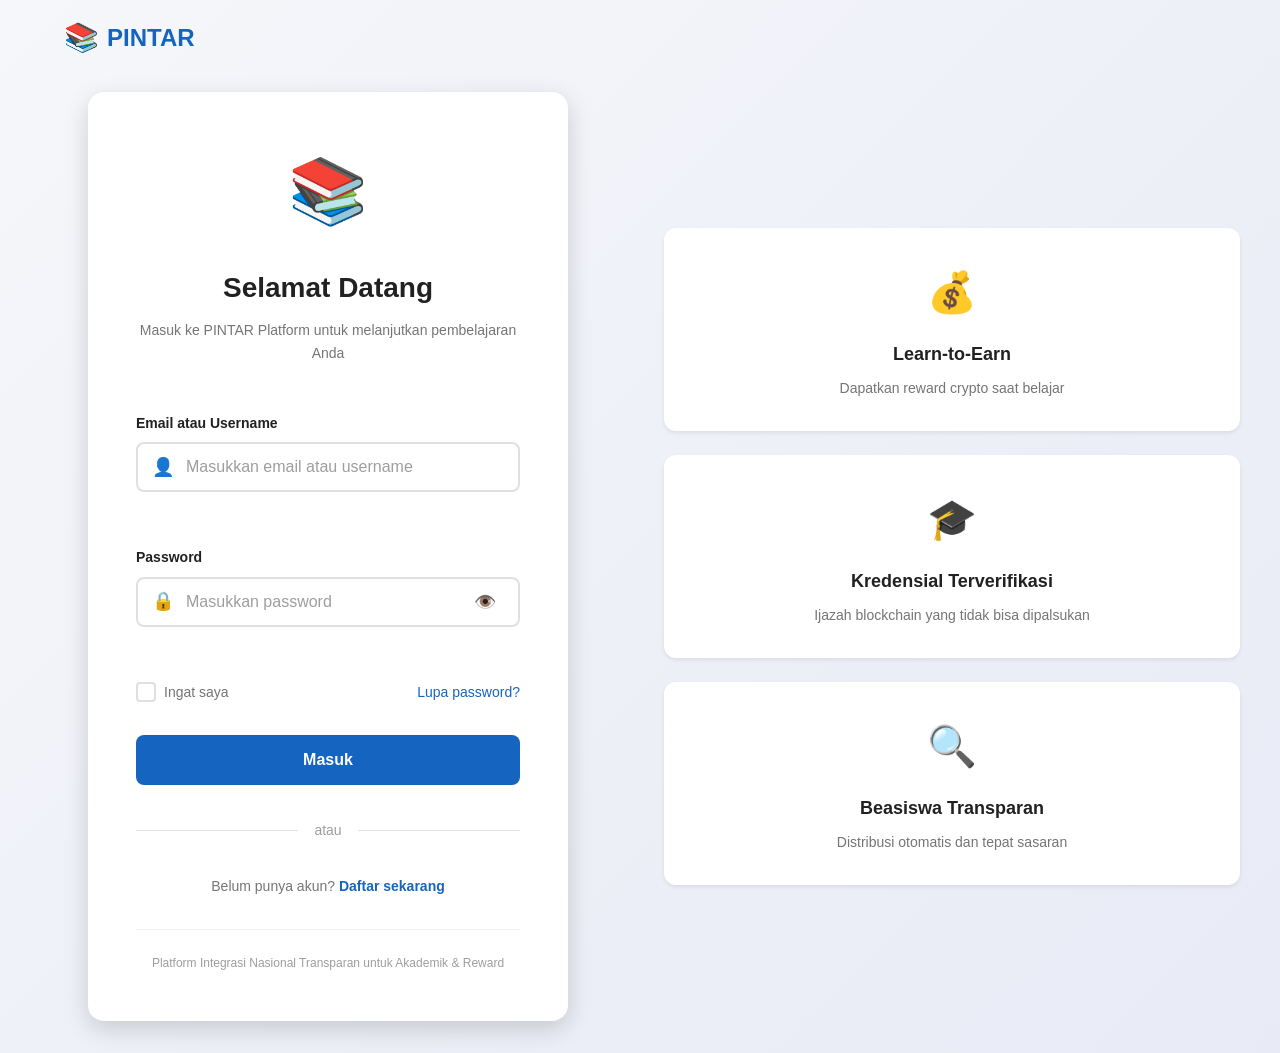
<file: login.html>
<!DOCTYPE html>
<html lang="id">
<head>
    <meta charset="UTF-8">
    <meta name="viewport" content="width=device-width, initial-scale=1.0">
    <meta name="description" content="PINTAR Login - Akses platform pendidikan transparan berbasis blockchain">
    <title>Masuk - PINTAR Platform</title>
    <link rel="stylesheet" href="styles.css">
</head>
<body class="login-page">
    <!-- Navigation -->
    <nav class="navbar navbar-minimal">
        <div class="container">
            <a href="index.html" class="nav-brand">
                <span class="logo-icon">📚</span>
                <span class="logo-text">PINTAR</span>
            </a>
        </div>
    </nav>

    <!-- Login Container -->
    <main class="login-container">
        <div class="login-wrapper">
            <div class="login-card">
                <div class="login-header">
                    <div class="login-logo">
                        <span class="logo-icon-large">📚</span>
                    </div>
                    <h1>Selamat Datang</h1>
                    <p>Masuk ke PINTAR Platform untuk melanjutkan pembelajaran Anda</p>
                </div>

                <form class="login-form" id="loginForm" novalidate>
                    <div class="form-group">
                        <label for="email" class="form-label">Email atau Username</label>
                        <div class="input-wrapper">
                            <span class="input-icon">👤</span>
                            <input 
                                type="text" 
                                id="email" 
                                name="email" 
                                class="form-input" 
                                placeholder="Masukkan email atau username"
                                autocomplete="username"
                                required
                                aria-required="true"
                                aria-describedby="emailError"
                            >
                        </div>
                        <span class="form-error" id="emailError" role="alert"></span>
                    </div>

                    <div class="form-group">
                        <label for="password" class="form-label">Password</label>
                        <div class="input-wrapper">
                            <span class="input-icon">🔒</span>
                            <input 
                                type="password" 
                                id="password" 
                                name="password" 
                                class="form-input" 
                                placeholder="Masukkan password"
                                autocomplete="current-password"
                                required
                                aria-required="true"
                                aria-describedby="passwordError"
                            >
                            <button 
                                type="button" 
                                class="toggle-password" 
                                id="togglePassword"
                                aria-label="Tampilkan password"
                            >
                                <span class="eye-icon">👁️</span>
                            </button>
                        </div>
                        <span class="form-error" id="passwordError" role="alert"></span>
                    </div>

                    <div class="form-options">
                        <label class="checkbox-label">
                            <input type="checkbox" id="rememberMe" name="rememberMe">
                            <span class="checkbox-custom"></span>
                            <span class="checkbox-text">Ingat saya</span>
                        </label>
                        <a href="#" class="forgot-password">Lupa password?</a>
                    </div>

                    <button type="submit" class="btn btn-primary btn-login" id="loginButton">
                        <span class="btn-text">Masuk</span>
                        <span class="btn-loader" style="display: none;">
                            <span class="spinner"></span>
                        </span>
                    </button>

                    <div class="form-divider">
                        <span>atau</span>
                    </div>

                    <div class="alternative-login">
                        <p class="signup-text">Belum punya akun? <a href="#" class="signup-link">Daftar sekarang</a></p>
                    </div>
                </form>

                <div class="login-footer">
                    <p>Platform Integrasi Nasional Transparan untuk Akademik & Reward</p>
                </div>
            </div>

            <div class="login-info">
                <div class="info-card">
                    <div class="info-icon">💰</div>
                    <h3>Learn-to-Earn</h3>
                    <p>Dapatkan reward crypto saat belajar</p>
                </div>
                <div class="info-card">
                    <div class="info-icon">🎓</div>
                    <h3>Kredensial Terverifikasi</h3>
                    <p>Ijazah blockchain yang tidak bisa dipalsukan</p>
                </div>
                <div class="info-card">
                    <div class="info-icon">🔍</div>
                    <h3>Beasiswa Transparan</h3>
                    <p>Distribusi otomatis dan tepat sasaran</p>
                </div>
            </div>
        </div>
    </main>

    <script src="script.js"></script>
</body>
</html>
</file>
<file: styles.css>
/* ===========================
   CSS Variables & Reset
   =========================== */
:root {
    /* Color Palette - Government Grade */
    --primary-color: #1565C0;
    --primary-dark: #0D47A1;
    --primary-light: #1976D2;
    --secondary-color: #0288D1;
    --accent-color: #00ACC1;
    
    --text-primary: #212121;
    --text-secondary: #757575;
    --text-tertiary: #9E9E9E;
    
    --bg-primary: #FFFFFF;
    --bg-secondary: #F5F7FA;
    --bg-tertiary: #E8EAF6;
    --bg-dark: #263238;
    
    --border-color: #E0E0E0;
    --border-light: #F0F0F0;
    
    --success-color: #2E7D32;
    --warning-color: #F57C00;
    --error-color: #C62828;
    
    --shadow-sm: 0 2px 4px rgba(0,0,0,0.08);
    --shadow-md: 0 4px 12px rgba(0,0,0,0.12);
    --shadow-lg: 0 8px 24px rgba(0,0,0,0.16);
    
    /* Typography */
    --font-family: -apple-system, BlinkMacSystemFont, 'Segoe UI', Roboto, 'Helvetica Neue', Arial, sans-serif;
    --font-size-base: 16px;
    --line-height-base: 1.6;
    
    /* Spacing */
    --spacing-xs: 8px;
    --spacing-sm: 16px;
    --spacing-md: 24px;
    --spacing-lg: 32px;
    --spacing-xl: 48px;
    --spacing-xxl: 64px;
    
    /* Border Radius */
    --radius-sm: 4px;
    --radius-md: 8px;
    --radius-lg: 12px;
    --radius-xl: 16px;
    
    /* Transitions */
    --transition-fast: 150ms cubic-bezier(0.4, 0, 0.2, 1);
    --transition-base: 250ms cubic-bezier(0.4, 0, 0.2, 1);
    --transition-slow: 350ms cubic-bezier(0.4, 0, 0.2, 1);
}

* {
    margin: 0;
    padding: 0;
    box-sizing: border-box;
}

html {
    scroll-behavior: smooth;
    font-size: var(--font-size-base);
}

body {
    font-family: var(--font-family);
    color: var(--text-primary);
    background-color: var(--bg-primary);
    line-height: var(--line-height-base);
    -webkit-font-smoothing: antialiased;
    -moz-osx-font-smoothing: grayscale;
}

img {
    max-width: 100%;
    height: auto;
    display: block;
}

a {
    text-decoration: none;
    color: inherit;
}

ul {
    list-style: none;
}

/* ===========================
   Container & Layout
   =========================== */
.container {
    width: 100%;
    max-width: 1200px;
    margin: 0 auto;
    padding: 0 var(--spacing-md);
}

.section {
    padding: var(--spacing-xxl) 0;
}

/* ===========================
   Navigation
   =========================== */
.navbar {
    position: fixed;
    top: 0;
    left: 0;
    right: 0;
    background-color: var(--bg-primary);
    border-bottom: 1px solid var(--border-light);
    box-shadow: var(--shadow-sm);
    z-index: 1000;
    transition: box-shadow var(--transition-base);
}

.navbar.scrolled {
    box-shadow: var(--shadow-md);
}

.navbar .container {
    display: flex;
    justify-content: space-between;
    align-items: center;
    padding: var(--spacing-sm) var(--spacing-md);
}

.nav-brand {
    display: flex;
    align-items: center;
    gap: var(--spacing-xs);
    font-size: 1.5rem;
    font-weight: 700;
    color: var(--primary-color);
}

.logo-icon {
    font-size: 1.75rem;
}

.nav-toggle {
    display: none;
    flex-direction: column;
    gap: 4px;
    background: none;
    border: none;
    cursor: pointer;
    padding: var(--spacing-xs);
}

.nav-toggle span {
    width: 24px;
    height: 2px;
    background-color: var(--text-primary);
    transition: all var(--transition-base);
}

.nav-toggle.active span:nth-child(1) {
    transform: rotate(45deg) translate(5px, 5px);
}

.nav-toggle.active span:nth-child(2) {
    opacity: 0;
}

.nav-toggle.active span:nth-child(3) {
    transform: rotate(-45deg) translate(7px, -6px);
}

.nav-menu {
    display: flex;
    gap: var(--spacing-md);
    align-items: center;
}

.nav-link {
    padding: var(--spacing-xs) var(--spacing-sm);
    color: var(--text-primary);
    font-weight: 500;
    border-radius: var(--radius-sm);
    transition: all var(--transition-fast);
    position: relative;
}

.nav-link::after {
    content: '';
    position: absolute;
    bottom: 0;
    left: 50%;
    transform: translateX(-50%);
    width: 0;
    height: 2px;
    background-color: var(--primary-color);
    transition: width var(--transition-base);
}

.nav-link:hover {
    color: var(--primary-color);
}

.nav-link:hover::after {
    width: 80%;
}

.nav-link:focus {
    outline: 2px solid var(--primary-color);
    outline-offset: 2px;
}

/* ===========================
   Hero Section
   =========================== */
.hero {
    position: relative;
    background: linear-gradient(135deg, var(--bg-secondary) 0%, var(--bg-tertiary) 100%);
    padding: calc(var(--spacing-xxl) + 60px) 0 var(--spacing-xxl) 0;
    overflow: hidden;
}

.hero-content {
    text-align: center;
    max-width: 900px;
    margin: 0 auto;
    animation: fadeInUp 0.8s ease-out;
}

.hero-badge {
    display: inline-block;
    padding: var(--spacing-xs) var(--spacing-md);
    background-color: var(--primary-light);
    color: white;
    border-radius: 50px;
    font-size: 0.875rem;
    font-weight: 600;
    margin-bottom: var(--spacing-md);
    text-transform: uppercase;
    letter-spacing: 0.5px;
}

.hero-title {
    font-size: clamp(2.5rem, 8vw, 4.5rem);
    font-weight: 800;
    color: var(--primary-dark);
    margin-bottom: var(--spacing-sm);
    letter-spacing: -0.02em;
}

.hero-subtitle {
    font-size: clamp(1rem, 3vw, 1.5rem);
    color: var(--text-secondary);
    font-weight: 600;
    margin-bottom: var(--spacing-md);
}

.hero-description {
    font-size: 1.125rem;
    color: var(--text-secondary);
    line-height: 1.7;
    margin-bottom: var(--spacing-xl);
    max-width: 800px;
    margin-left: auto;
    margin-right: auto;
}

.hero-features {
    display: flex;
    justify-content: center;
    gap: var(--spacing-lg);
    margin-bottom: var(--spacing-xl);
    flex-wrap: wrap;
}

.hero-feature-item {
    display: flex;
    flex-direction: column;
    align-items: center;
    gap: var(--spacing-xs);
}

.feature-icon {
    font-size: 2rem;
    margin-bottom: var(--spacing-xs);
}

.hero-feature-item span {
    font-size: 0.875rem;
    font-weight: 600;
    color: var(--text-primary);
}

.hero-cta {
    display: flex;
    gap: var(--spacing-md);
    justify-content: center;
    flex-wrap: wrap;
}

.hero-wave {
    position: absolute;
    bottom: -2px;
    left: 0;
    right: 0;
    height: 60px;
    background: url("data:image/svg+xml,%3Csvg xmlns='http://www.w3.org/2000/svg' viewBox='0 0 1200 120' preserveAspectRatio='none'%3E%3Cpath d='M0,0V46.29c47.79,22.2,103.59,32.17,158,28,70.36-5.37,136.33-33.31,206.8-37.5C438.64,32.43,512.34,53.67,583,72.05c69.27,18,138.3,24.88,209.4,13.08,36.15-6,69.85-17.84,104.45-29.34C989.49,25,1113-14.29,1200,52.47V0Z' opacity='.25' fill='%23ffffff'/%3E%3Cpath d='M0,0V15.81C13,36.92,27.64,56.86,47.69,72.05,99.41,111.27,165,111,224.58,91.58c31.15-10.15,60.09-26.07,89.67-39.8,40.92-19,84.73-46,130.83-49.67,36.26-2.85,70.9,9.42,98.6,31.56,31.77,25.39,62.32,62,103.63,73,40.44,10.79,81.35-6.69,119.13-24.28s75.16-39,116.92-43.05c59.73-5.85,113.28,22.88,168.9,38.84,30.2,8.66,59,6.17,87.09-7.5,22.43-10.89,48-26.93,60.65-49.24V0Z' opacity='.5' fill='%23ffffff'/%3E%3Cpath d='M0,0V5.63C149.93,59,314.09,71.32,475.83,42.57c43-7.64,84.23-20.12,127.61-26.46,59-8.63,112.48,12.24,165.56,35.4C827.93,77.22,886,95.24,951.2,90c86.53-7,172.46-45.71,248.8-84.81V0Z' fill='%23ffffff'/%3E%3C/svg%3E") no-repeat;
    background-size: cover;
}

/* ===========================
   Buttons
   =========================== */
.btn {
    display: inline-block;
    padding: 14px 28px;
    font-size: 1rem;
    font-weight: 600;
    border-radius: var(--radius-md);
    cursor: pointer;
    transition: all var(--transition-base);
    border: 2px solid transparent;
    text-align: center;
}

.btn-primary {
    background-color: var(--primary-color);
    color: white;
}

.btn-primary:hover {
    background-color: var(--primary-dark);
    transform: translateY(-2px);
    box-shadow: var(--shadow-md);
}

.btn-outline {
    background-color: transparent;
    color: var(--primary-color);
    border-color: var(--primary-color);
}

.btn-outline:hover {
    background-color: var(--primary-color);
    color: white;
    transform: translateY(-2px);
    box-shadow: var(--shadow-md);
}

.btn:focus {
    outline: 3px solid var(--primary-light);
    outline-offset: 2px;
}

/* ===========================
   Section Headers
   =========================== */
.section-header {
    text-align: center;
    margin-bottom: var(--spacing-xl);
}

.section-title {
    font-size: clamp(1.75rem, 5vw, 2.5rem);
    font-weight: 700;
    color: var(--text-primary);
    margin-bottom: var(--spacing-sm);
}

.section-subtitle {
    font-size: 1.125rem;
    color: var(--text-secondary);
    max-width: 700px;
    margin: 0 auto;
}

/* ===========================
   About Section
   =========================== */
.section-about {
    background-color: var(--bg-primary);
}

.about-grid {
    display: grid;
    grid-template-columns: repeat(auto-fit, minmax(280px, 1fr));
    gap: var(--spacing-lg);
}

.about-card {
    padding: var(--spacing-lg);
    background-color: var(--bg-secondary);
    border-radius: var(--radius-lg);
    text-align: center;
    transition: all var(--transition-base);
    border: 1px solid transparent;
}

.about-card:hover {
    transform: translateY(-4px);
    box-shadow: var(--shadow-md);
    border-color: var(--primary-light);
}

.about-icon {
    font-size: 3rem;
    margin-bottom: var(--spacing-md);
}

.about-card h3 {
    font-size: 1.25rem;
    font-weight: 700;
    color: var(--text-primary);
    margin-bottom: var(--spacing-sm);
}

.about-card p {
    color: var(--text-secondary);
    line-height: 1.6;
}

/* ===========================
   Problem Section
   =========================== */
.section-problem {
    background-color: var(--bg-secondary);
}

.problem-grid {
    display: grid;
    grid-template-columns: repeat(auto-fit, minmax(320px, 1fr));
    gap: var(--spacing-lg);
}

.problem-card {
    background-color: var(--bg-primary);
    padding: var(--spacing-lg);
    border-radius: var(--radius-lg);
    border-left: 4px solid var(--primary-color);
    box-shadow: var(--shadow-sm);
    transition: all var(--transition-base);
}

.problem-card:hover {
    box-shadow: var(--shadow-md);
    transform: translateY(-2px);
}

.problem-number {
    display: inline-block;
    width: 48px;
    height: 48px;
    background: linear-gradient(135deg, var(--primary-color), var(--secondary-color));
    color: white;
    font-size: 1.25rem;
    font-weight: 700;
    border-radius: 50%;
    display: flex;
    align-items: center;
    justify-content: center;
    margin-bottom: var(--spacing-md);
}

.problem-card h3 {
    font-size: 1.25rem;
    font-weight: 700;
    color: var(--text-primary);
    margin-bottom: var(--spacing-md);
}

.stats-highlight {
    display: flex;
    gap: var(--spacing-md);
    margin-bottom: var(--spacing-md);
    flex-wrap: wrap;
}

.stat-item {
    flex: 1;
    min-width: 120px;
    padding: var(--spacing-sm);
    background-color: var(--bg-tertiary);
    border-radius: var(--radius-md);
    text-align: center;
}

.stat-value {
    font-size: 1.5rem;
    font-weight: 700;
    color: var(--primary-dark);
    margin-bottom: 4px;
}

.stat-label {
    font-size: 0.875rem;
    color: var(--text-secondary);
    line-height: 1.3;
}

.problem-card p {
    color: var(--text-secondary);
    line-height: 1.7;
}

/* ===========================
   Solution Section
   =========================== */
.section-solution {
    background-color: var(--bg-primary);
}

.solution-architecture {
    max-width: 900px;
    margin: 0 auto;
}

.arch-layer {
    background: linear-gradient(135deg, var(--primary-dark), var(--primary-color));
    color: white;
    padding: var(--spacing-lg);
    border-radius: var(--radius-lg);
    text-align: center;
    margin-bottom: var(--spacing-md);
}

.arch-layer h3 {
    font-size: 1.5rem;
    font-weight: 700;
    margin-bottom: var(--spacing-sm);
}

.arch-layer ul {
    text-align: left;
    max-width: 600px;
    margin: var(--spacing-md) auto 0;
}

.arch-layer li {
    padding: var(--spacing-xs) 0;
    padding-left: var(--spacing-md);
    position: relative;
}

.arch-layer li::before {
    content: '•';
    position: absolute;
    left: 0;
    color: var(--accent-color);
    font-weight: bold;
}

.arch-components {
    display: grid;
    grid-template-columns: repeat(auto-fit, minmax(200px, 1fr));
    gap: var(--spacing-md);
    margin-bottom: var(--spacing-lg);
}

.arch-card {
    background-color: var(--bg-secondary);
    padding: var(--spacing-lg);
    border-radius: var(--radius-lg);
    text-align: center;
    border: 2px solid var(--border-color);
    transition: all var(--transition-base);
}

.arch-card:hover {
    border-color: var(--primary-color);
    box-shadow: var(--shadow-md);
}

.arch-icon {
    font-size: 2.5rem;
    margin-bottom: var(--spacing-sm);
}

.arch-card h4 {
    font-size: 1.125rem;
    font-weight: 700;
    color: var(--text-primary);
    margin-bottom: var(--spacing-xs);
}

.arch-card p {
    color: var(--text-secondary);
    font-size: 0.875rem;
}

/* ===========================
   Features Section
   =========================== */
.section-features {
    background-color: var(--bg-secondary);
}

.features-grid {
    display: grid;
    grid-template-columns: repeat(auto-fit, minmax(350px, 1fr));
    gap: var(--spacing-lg);
}

.feature-card {
    background-color: var(--bg-primary);
    padding: var(--spacing-lg);
    border-radius: var(--radius-lg);
    box-shadow: var(--shadow-sm);
    transition: all var(--transition-base);
}

.feature-card:hover {
    box-shadow: var(--shadow-lg);
    transform: translateY(-4px);
}

.feature-header {
    display: flex;
    align-items: center;
    gap: var(--spacing-md);
    margin-bottom: var(--spacing-md);
}

.feature-icon-large {
    font-size: 3rem;
    flex-shrink: 0;
}

.feature-card h3 {
    font-size: 1.375rem;
    font-weight: 700;
    color: var(--text-primary);
}

.feature-description {
    color: var(--text-secondary);
    margin-bottom: var(--spacing-md);
    line-height: 1.7;
}

.feature-details {
    margin-top: var(--spacing-md);
    padding-top: var(--spacing-md);
    border-top: 1px solid var(--border-light);
}

.feature-details h4 {
    font-size: 1rem;
    font-weight: 600;
    color: var(--text-primary);
    margin-bottom: var(--spacing-sm);
}

.feature-details ul {
    margin-left: var(--spacing-md);
}

.feature-details li {
    padding: 6px 0;
    color: var(--text-secondary);
    position: relative;
    padding-left: var(--spacing-md);
}

.feature-details li::before {
    content: '✓';
    position: absolute;
    left: 0;
    color: var(--success-color);
    font-weight: bold;
}

.tier-info {
    margin-top: var(--spacing-md);
    padding: var(--spacing-md);
    background-color: var(--bg-secondary);
    border-radius: var(--radius-md);
}

.tier-item {
    display: flex;
    justify-content: space-between;
    align-items: center;
    padding: var(--spacing-xs) 0;
}

.tier-label {
    color: var(--text-primary);
    font-weight: 500;
}

.tier-multiplier {
    padding: 4px 12px;
    background-color: var(--primary-color);
    color: white;
    border-radius: 50px;
    font-size: 0.875rem;
    font-weight: 600;
}

/* ===========================
   Impact Section
   =========================== */
.section-impact {
    background-color: var(--bg-primary);
}

.impact-grid {
    display: grid;
    gap: var(--spacing-xl);
    margin-bottom: var(--spacing-xxl);
}

.impact-category h3 {
    font-size: 1.5rem;
    font-weight: 700;
    color: var(--text-primary);
    margin-bottom: var(--spacing-md);
    text-align: center;
}

.impact-stats {
    display: grid;
    grid-template-columns: repeat(auto-fit, minmax(200px, 1fr));
    gap: var(--spacing-md);
}

.impact-stat {
    background: linear-gradient(135deg, var(--bg-secondary) 0%, var(--bg-tertiary) 100%);
    padding: var(--spacing-lg);
    border-radius: var(--radius-lg);
    text-align: center;
    transition: all var(--transition-base);
    border: 2px solid transparent;
}

.impact-stat:hover {
    border-color: var(--primary-color);
    transform: scale(1.05);
}

.impact-value {
    font-size: 2rem;
    font-weight: 800;
    color: var(--primary-dark);
    margin-bottom: var(--spacing-xs);
    line-height: 1.2;
}

.impact-label {
    font-size: 0.875rem;
    color: var(--text-secondary);
    line-height: 1.4;
}

.impact-qualitative {
    margin-top: var(--spacing-xl);
}

.impact-qualitative h3 {
    font-size: 1.75rem;
    font-weight: 700;
    color: var(--text-primary);
    margin-bottom: var(--spacing-lg);
    text-align: center;
}

.qual-grid {
    display: grid;
    grid-template-columns: repeat(auto-fit, minmax(240px, 1fr));
    gap: var(--spacing-md);
}

.qual-card {
    background-color: var(--bg-secondary);
    padding: var(--spacing-lg);
    border-radius: var(--radius-lg);
    text-align: center;
    transition: all var(--transition-base);
}

.qual-card:hover {
    background-color: var(--bg-tertiary);
    transform: translateY(-2px);
}

.qual-icon {
    font-size: 2.5rem;
    margin-bottom: var(--spacing-sm);
}

.qual-card h4 {
    font-size: 1.125rem;
    font-weight: 700;
    color: var(--text-primary);
    margin-bottom: var(--spacing-xs);
}

.qual-card p {
    font-size: 0.875rem;
    color: var(--text-secondary);
    line-height: 1.6;
}

/* ===========================
   Users Section
   =========================== */
.section-users {
    background-color: var(--bg-secondary);
}

.users-grid {
    display: grid;
    grid-template-columns: repeat(auto-fit, minmax(320px, 1fr));
    gap: var(--spacing-lg);
}

.user-card {
    background-color: var(--bg-primary);
    padding: var(--spacing-lg);
    border-radius: var(--radius-lg);
    box-shadow: var(--shadow-sm);
    transition: all var(--transition-base);
    position: relative;
    overflow: hidden;
}

.user-card::before {
    content: '';
    position: absolute;
    top: 0;
    left: 0;
    right: 0;
    height: 4px;
    background: linear-gradient(90deg, var(--primary-color), var(--secondary-color));
}

.user-card.primary::before {
    background: linear-gradient(90deg, var(--primary-dark), var(--primary-color));
}

.user-card.secondary::before {
    background: linear-gradient(90deg, var(--secondary-color), var(--accent-color));
}

.user-card:hover {
    box-shadow: var(--shadow-md);
    transform: translateY(-4px);
}

.user-badge {
    display: inline-block;
    padding: 4px 12px;
    background-color: var(--primary-light);
    color: white;
    border-radius: 50px;
    font-size: 0.75rem;
    font-weight: 600;
    text-transform: uppercase;
    margin-bottom: var(--spacing-md);
}

.user-card.secondary .user-badge {
    background-color: var(--secondary-color);
}

.user-icon {
    font-size: 3rem;
    margin-bottom: var(--spacing-md);
}

.user-card h3 {
    font-size: 1.25rem;
    font-weight: 700;
    color: var(--text-primary);
    margin-bottom: var(--spacing-sm);
}

.user-count {
    font-size: 1rem;
    font-weight: 600;
    color: var(--primary-color);
    margin-bottom: var(--spacing-md);
}

.user-details {
    margin-left: var(--spacing-md);
}

.user-details li {
    padding: 6px 0;
    color: var(--text-secondary);
    position: relative;
    padding-left: var(--spacing-md);
}

.user-details li::before {
    content: '→';
    position: absolute;
    left: 0;
    color: var(--primary-color);
    font-weight: bold;
}

/* ===========================
   CTA Section
   =========================== */
.section-cta {
    background: linear-gradient(135deg, var(--primary-dark) 0%, var(--primary-color) 100%);
    color: white;
}

.cta-content {
    max-width: 800px;
    margin: 0 auto;
    text-align: center;
}

.cta-content h2 {
    font-size: clamp(1.75rem, 5vw, 2.5rem);
    font-weight: 700;
    margin-bottom: var(--spacing-md);
}

.cta-description {
    font-size: 1.125rem;
    line-height: 1.7;
    margin-bottom: var(--spacing-xl);
    opacity: 0.95;
}

.cta-quote {
    font-size: 1.125rem;
    font-style: italic;
    margin: var(--spacing-lg) 0;
    padding: var(--spacing-md) var(--spacing-lg);
    border-left: 4px solid var(--accent-color);
    background-color: rgba(255, 255, 255, 0.1);
    border-radius: var(--radius-md);
    text-align: left;
}

.cta-quote cite {
    display: block;
    margin-top: var(--spacing-sm);
    font-size: 0.875rem;
    opacity: 0.8;
}

.cta-tagline {
    font-size: 1.25rem;
    font-weight: 600;
    margin-top: var(--spacing-xl);
}

/* ===========================
   Footer
   =========================== */
.footer {
    background-color: var(--bg-dark);
    color: white;
    padding: var(--spacing-xl) 0 var(--spacing-lg) 0;
}

.footer-content {
    text-align: center;
    margin-bottom: var(--spacing-lg);
}

.footer-brand {
    display: inline-flex;
    align-items: center;
    gap: var(--spacing-xs);
    font-size: 1.5rem;
    font-weight: 700;
    margin-bottom: var(--spacing-sm);
}

.footer-tagline {
    font-size: 1rem;
    opacity: 0.9;
    margin-bottom: var(--spacing-xs);
}

.footer-tech {
    font-size: 0.875rem;
    opacity: 0.7;
}

.footer-bottom {
    text-align: center;
    padding-top: var(--spacing-md);
    border-top: 1px solid rgba(255, 255, 255, 0.1);
}

.footer-bottom p {
    font-size: 0.875rem;
    opacity: 0.7;
}

/* ===========================
   Animations
   =========================== */
@keyframes fadeInUp {
    from {
        opacity: 0;
        transform: translateY(30px);
    }
    to {
        opacity: 1;
        transform: translateY(0);
    }
}

@keyframes fadeIn {
    from {
        opacity: 0;
    }
    to {
        opacity: 1;
    }
}

.fade-in {
    animation: fadeIn 0.6s ease-out;
}

.fade-in-up {
    animation: fadeInUp 0.8s ease-out;
}

/* ===========================
   Responsive Design
   =========================== */

/* Tablet */
@media (max-width: 768px) {
    :root {
        --spacing-xxl: 48px;
        --spacing-xl: 32px;
    }

    .nav-toggle {
        display: flex;
    }

    .nav-menu {
        position: absolute;
        top: 100%;
        left: 0;
        right: 0;
        background-color: var(--bg-primary);
        flex-direction: column;
        padding: var(--spacing-md);
        box-shadow: var(--shadow-md);
        transform: translateY(-100%);
        opacity: 0;
        visibility: hidden;
        transition: all var(--transition-base);
    }

    .nav-menu.active {
        transform: translateY(0);
        opacity: 1;
        visibility: visible;
    }

    .nav-link {
        width: 100%;
        text-align: left;
        padding: var(--spacing-sm);
    }

    .hero {
        padding: calc(var(--spacing-xl) + 60px) 0 var(--spacing-xl) 0;
    }

    .hero-features {
        gap: var(--spacing-md);
    }

    .about-grid,
    .problem-grid,
    .features-grid,
    .users-grid {
        grid-template-columns: 1fr;
    }

    .arch-components {
        grid-template-columns: 1fr;
    }

    .stats-highlight {
        flex-direction: column;
    }

    .impact-stats {
        grid-template-columns: repeat(auto-fit, minmax(150px, 1fr));
    }
}

/* Mobile */
@media (max-width: 480px) {
    :root {
        --spacing-lg: 24px;
        --spacing-md: 16px;
        --spacing-sm: 12px;
    }

    .container {
        padding: 0 var(--spacing-sm);
    }

    .section {
        padding: var(--spacing-xl) 0;
    }

    .hero-cta {
        flex-direction: column;
        gap: var(--spacing-sm);
    }

    .btn {
        width: 100%;
    }

    .hero-features {
        flex-direction: column;
        gap: var(--spacing-sm);
    }

    .qual-grid {
        grid-template-columns: 1fr;
    }

    .impact-stats {
        grid-template-columns: 1fr;
    }

    .feature-header {
        flex-direction: column;
        text-align: center;
    }

    .cta-quote {
        font-size: 1rem;
        padding: var(--spacing-sm);
    }
}

/* ===========================
   Accessibility
   =========================== */
@media (prefers-reduced-motion: reduce) {
    *,
    *::before,
    *::after {
        animation-duration: 0.01ms !important;
        animation-iteration-count: 1 !important;
        transition-duration: 0.01ms !important;
    }
}

/* Focus visible for keyboard navigation */
*:focus-visible {
    outline: 2px solid var(--primary-color);
    outline-offset: 2px;
}

/* High contrast mode support */
@media (prefers-contrast: high) {
    :root {
        --border-color: #000000;
        --text-secondary: #000000;
    }
}

/* ===========================
   LOGIN PAGE STYLES
   =========================== */

.login-page {
    background: linear-gradient(135deg, var(--bg-secondary) 0%, var(--bg-tertiary) 100%);
    min-height: 100vh;
    display: flex;
    flex-direction: column;
}

.navbar-minimal {
    background-color: transparent;
    border-bottom: none;
    box-shadow: none;
}

.login-container {
    flex: 1;
    display: flex;
    align-items: center;
    justify-content: center;
    padding: var(--spacing-lg) var(--spacing-md);
    margin-top: 60px;
}

.login-wrapper {
    display: grid;
    grid-template-columns: 1fr;
    gap: var(--spacing-xl);
    max-width: 1200px;
    width: 100%;
}

.login-card {
    background-color: var(--bg-primary);
    border-radius: var(--radius-xl);
    padding: var(--spacing-xl);
    box-shadow: var(--shadow-lg);
    max-width: 480px;
    margin: 0 auto;
    width: 100%;
    animation: fadeInUp 0.6s ease-out;
}

.login-header {
    text-align: center;
    margin-bottom: var(--spacing-xl);
}

.login-logo {
    margin-bottom: var(--spacing-md);
}

.logo-icon-large {
    font-size: 4rem;
    display: inline-block;
    animation: bounce 2s ease-in-out infinite;
}

@keyframes bounce {
    0%, 100% { transform: translateY(0); }
    50% { transform: translateY(-10px); }
}

.login-header h1 {
    font-size: 1.75rem;
    font-weight: 700;
    color: var(--text-primary);
    margin-bottom: var(--spacing-xs);
}

.login-header p {
    color: var(--text-secondary);
    font-size: 0.875rem;
}

.login-form {
    margin-bottom: var(--spacing-lg);
}

.form-group {
    margin-bottom: var(--spacing-lg);
}

.form-label {
    display: block;
    font-weight: 600;
    color: var(--text-primary);
    margin-bottom: var(--spacing-xs);
    font-size: 0.875rem;
}

.input-wrapper {
    position: relative;
    display: flex;
    align-items: center;
}

.input-icon {
    position: absolute;
    left: var(--spacing-sm);
    font-size: 1.125rem;
    color: var(--text-tertiary);
    pointer-events: none;
}

.form-input {
    width: 100%;
    padding: 14px var(--spacing-sm) 14px 48px;
    border: 2px solid var(--border-color);
    border-radius: var(--radius-md);
    font-size: 1rem;
    color: var(--text-primary);
    background-color: var(--bg-primary);
    transition: all var(--transition-base);
}

.form-input:hover {
    border-color: var(--primary-light);
}

.form-input:focus {
    outline: none;
    border-color: var(--primary-color);
    box-shadow: 0 0 0 3px rgba(21, 101, 192, 0.1);
}

.form-input::placeholder {
    color: var(--text-tertiary);
}

.toggle-password {
    position: absolute;
    right: var(--spacing-sm);
    background: none;
    border: none;
    cursor: pointer;
    padding: var(--spacing-xs);
    color: var(--text-tertiary);
    font-size: 1.125rem;
    transition: color var(--transition-fast);
}

.toggle-password:hover {
    color: var(--text-primary);
}

.form-error {
    display: block;
    color: var(--error-color);
    font-size: 0.75rem;
    margin-top: 4px;
    min-height: 18px;
}

.form-options {
    display: flex;
    justify-content: space-between;
    align-items: center;
    margin-bottom: var(--spacing-lg);
}

.checkbox-label {
    display: flex;
    align-items: center;
    cursor: pointer;
    user-select: none;
}

.checkbox-label input[type="checkbox"] {
    position: absolute;
    opacity: 0;
    cursor: pointer;
}

.checkbox-custom {
    width: 20px;
    height: 20px;
    border: 2px solid var(--border-color);
    border-radius: var(--radius-sm);
    margin-right: var(--spacing-xs);
    position: relative;
    transition: all var(--transition-fast);
}

.checkbox-label input[type="checkbox"]:checked + .checkbox-custom {
    background-color: var(--primary-color);
    border-color: var(--primary-color);
}

.checkbox-label input[type="checkbox"]:checked + .checkbox-custom::after {
    content: '✓';
    position: absolute;
    color: white;
    font-size: 0.75rem;
    font-weight: bold;
    top: 50%;
    left: 50%;
    transform: translate(-50%, -50%);
}

.checkbox-text {
    font-size: 0.875rem;
    color: var(--text-secondary);
}

.forgot-password {
    font-size: 0.875rem;
    color: var(--primary-color);
    font-weight: 500;
    transition: color var(--transition-fast);
}

.forgot-password:hover {
    color: var(--primary-dark);
    text-decoration: underline;
}

.btn-login {
    width: 100%;
    position: relative;
    justify-content: center;
}

.btn-loader {
    position: absolute;
    top: 50%;
    left: 50%;
    transform: translate(-50%, -50%);
}

.spinner {
    width: 20px;
    height: 20px;
    border: 2px solid rgba(255, 255, 255, 0.3);
    border-top-color: white;
    border-radius: 50%;
    animation: spin 0.6s linear infinite;
}

@keyframes spin {
    to { transform: rotate(360deg); }
}

.btn-login.loading .btn-text {
    visibility: hidden;
}

.btn-login.loading .btn-loader {
    display: block !important;
}

.form-divider {
    text-align: center;
    margin: var(--spacing-lg) 0;
    position: relative;
}

.form-divider::before {
    content: '';
    position: absolute;
    top: 50%;
    left: 0;
    right: 0;
    height: 1px;
    background-color: var(--border-color);
}

.form-divider span {
    background-color: var(--bg-primary);
    padding: 0 var(--spacing-sm);
    position: relative;
    color: var(--text-tertiary);
    font-size: 0.875rem;
}

.alternative-login {
    text-align: center;
}

.signup-text {
    color: var(--text-secondary);
    font-size: 0.875rem;
}

.signup-link {
    color: var(--primary-color);
    font-weight: 600;
    transition: color var(--transition-fast);
}

.signup-link:hover {
    color: var(--primary-dark);
    text-decoration: underline;
}

.login-footer {
    text-align: center;
    padding-top: var(--spacing-md);
    border-top: 1px solid var(--border-light);
}

.login-footer p {
    font-size: 0.75rem;
    color: var(--text-tertiary);
}

.login-info {
    display: none;
}

/* Login responsive */
@media (min-width: 992px) {
    .login-wrapper {
        grid-template-columns: 1fr 1fr;
        align-items: center;
    }

    .login-info {
        display: flex;
        flex-direction: column;
        gap: var(--spacing-md);
    }

    .info-card {
        background-color: var(--bg-primary);
        padding: var(--spacing-lg);
        border-radius: var(--radius-lg);
        box-shadow: var(--shadow-sm);
        text-align: center;
        transition: all var(--transition-base);
    }

    .info-card:hover {
        transform: translateY(-4px);
        box-shadow: var(--shadow-md);
    }

    .info-icon {
        font-size: 2.5rem;
        margin-bottom: var(--spacing-sm);
    }

    .info-card h3 {
        font-size: 1.125rem;
        font-weight: 700;
        color: var(--text-primary);
        margin-bottom: var(--spacing-xs);
    }

    .info-card p {
        color: var(--text-secondary);
        font-size: 0.875rem;
    }
}

.nav-link-login {
    background-color: var(--primary-color);
    color: white !important;
    padding: var(--spacing-xs) var(--spacing-md);
    border-radius: var(--radius-md);
}

.nav-link-login:hover {
    background-color: var(--primary-dark);
    color: white !important;
}

.nav-link-login::after {
    display: none;
}

/* ===========================
   DASHBOARD PAGE STYLES
   =========================== */

.dashboard-page {
    background-color: var(--bg-secondary);
    min-height: 100vh;
}

/* Dashboard Header */
.dashboard-header {
    position: fixed;
    top: 0;
    left: 0;
    right: 0;
    height: 64px;
    background-color: var(--bg-primary);
    border-bottom: 1px solid var(--border-light);
    box-shadow: var(--shadow-sm);
    display: flex;
    align-items: center;
    justify-content: space-between;
    padding: 0 var(--spacing-md);
    z-index: 1000;
}

.header-left {
    display: flex;
    align-items: center;
    gap: var(--spacing-md);
}

.sidebar-toggle {
    display: flex;
    flex-direction: column;
    gap: 4px;
    background: none;
    border: none;
    cursor: pointer;
    padding: var(--spacing-xs);
    border-radius: var(--radius-sm);
    transition: background-color var(--transition-fast);
}

.sidebar-toggle:hover {
    background-color: var(--bg-secondary);
}

.sidebar-toggle span {
    width: 24px;
    height: 2px;
    background-color: var(--text-primary);
    transition: all var(--transition-base);
}

.sidebar-toggle.active span:nth-child(1) {
    transform: rotate(45deg) translate(5px, 5px);
}

.sidebar-toggle.active span:nth-child(2) {
    opacity: 0;
}

.sidebar-toggle.active span:nth-child(3) {
    transform: rotate(-45deg) translate(7px, -6px);
}

.header-brand {
    display: flex;
    align-items: center;
    gap: var(--spacing-xs);
    font-size: 1.25rem;
    font-weight: 700;
    color: var(--primary-color);
}

.header-right {
    display: flex;
    align-items: center;
    gap: var(--spacing-md);
}

.header-search {
    display: none;
    position: relative;
}

.search-icon {
    position: absolute;
    left: 12px;
    top: 50%;
    transform: translateY(-50%);
    color: var(--text-tertiary);
}

.search-input {
    padding: 8px 12px 8px 36px;
    border: 1px solid var(--border-color);
    border-radius: var(--radius-md);
    font-size: 0.875rem;
    width: 240px;
    transition: all var(--transition-base);
}

.search-input:focus {
    outline: none;
    border-color: var(--primary-color);
    box-shadow: 0 0 0 3px rgba(21, 101, 192, 0.1);
}

.notification-btn {
    position: relative;
    background: none;
    border: none;
    cursor: pointer;
    padding: var(--spacing-xs);
    border-radius: var(--radius-sm);
    font-size: 1.25rem;
    transition: background-color var(--transition-fast);
}

.notification-btn:hover {
    background-color: var(--bg-secondary);
}

.notification-badge {
    position: absolute;
    top: 4px;
    right: 4px;
    background-color: var(--error-color);
    color: white;
    font-size: 0.625rem;
    font-weight: 700;
    padding: 2px 5px;
    border-radius: 10px;
    min-width: 18px;
    text-align: center;
}

.user-menu {
    position: relative;
}

.user-btn {
    display: flex;
    align-items: center;
    gap: var(--spacing-xs);
    background: none;
    border: none;
    cursor: pointer;
    padding: var(--spacing-xs);
    border-radius: var(--radius-md);
    transition: background-color var(--transition-fast);
}

.user-btn:hover {
    background-color: var(--bg-secondary);
}

.user-avatar {
    width: 36px;
    height: 36px;
    border-radius: 50%;
    background: linear-gradient(135deg, var(--primary-color), var(--secondary-color));
    display: flex;
    align-items: center;
    justify-content: center;
    color: white;
    font-size: 1.125rem;
}

.user-info {
    display: none;
    flex-direction: column;
    align-items: flex-start;
}

.user-name {
    font-size: 0.875rem;
    font-weight: 600;
    color: var(--text-primary);
}

.user-role {
    font-size: 0.75rem;
    color: var(--text-tertiary);
}

.dropdown-icon {
    font-size: 0.625rem;
    color: var(--text-tertiary);
    display: none;
}

.user-dropdown {
    position: absolute;
    top: calc(100% + 8px);
    right: 0;
    background-color: var(--bg-primary);
    border-radius: var(--radius-md);
    box-shadow: var(--shadow-lg);
    min-width: 200px;
    opacity: 0;
    visibility: hidden;
    transform: translateY(-10px);
    transition: all var(--transition-base);
}

.user-dropdown.active {
    opacity: 1;
    visibility: visible;
    transform: translateY(0);
}

.dropdown-item {
    display: flex;
    align-items: center;
    gap: var(--spacing-sm);
    padding: 12px var(--spacing-md);
    color: var(--text-primary);
    font-size: 0.875rem;
    transition: background-color var(--transition-fast);
}

.dropdown-item:hover {
    background-color: var(--bg-secondary);
}

.dropdown-item:first-child {
    border-top-left-radius: var(--radius-md);
    border-top-right-radius: var(--radius-md);
}

.dropdown-item:last-child {
    border-bottom-left-radius: var(--radius-md);
    border-bottom-right-radius: var(--radius-md);
}

.dropdown-divider {
    height: 1px;
    background-color: var(--border-light);
    margin: 4px 0;
}

/* Dashboard Layout */
.dashboard-layout {
    display: flex;
    margin-top: 64px;
    min-height: calc(100vh - 64px);
}

/* Sidebar */
.dashboard-sidebar {
    width: 260px;
    background-color: var(--bg-primary);
    border-right: 1px solid var(--border-light);
    position: fixed;
    left: 0;
    top: 64px;
    bottom: 0;
    overflow-y: auto;
    transition: transform var(--transition-base);
    z-index: 900;
}

.dashboard-sidebar::-webkit-scrollbar {
    width: 6px;
}

.dashboard-sidebar::-webkit-scrollbar-thumb {
    background-color: var(--border-color);
    border-radius: 3px;
}

.sidebar-nav {
    padding: var(--spacing-md);
}

.sidebar-link {
    display: flex;
    align-items: center;
    gap: 12px;
    padding: 12px var(--spacing-md);
    color: var(--text-secondary);
    font-size: 0.875rem;
    font-weight: 500;
    border-radius: var(--radius-md);
    transition: all var(--transition-fast);
    margin-bottom: 4px;
    position: relative;
}

.sidebar-link:hover {
    background-color: var(--bg-secondary);
    color: var(--text-primary);
}

.sidebar-link.active {
    background-color: var(--bg-tertiary);
    color: var(--primary-color);
}

.sidebar-icon {
    font-size: 1.125rem;
    flex-shrink: 0;
}

.sidebar-text {
    flex: 1;
}

.sidebar-badge {
    padding: 2px 8px;
    background-color: var(--primary-color);
    color: white;
    font-size: 0.625rem;
    font-weight: 700;
    border-radius: 10px;
}

.sidebar-link.active .sidebar-badge {
    background-color: var(--primary-dark);
}

.sidebar-divider {
    height: 1px;
    background-color: var(--border-light);
    margin: var(--spacing-md) 0;
}

.sidebar-section {
    margin-top: var(--spacing-md);
}

.sidebar-section-title {
    display: block;
    padding: 0 var(--spacing-md) var(--spacing-xs);
    font-size: 0.75rem;
    font-weight: 700;
    color: var(--text-tertiary);
    text-transform: uppercase;
    letter-spacing: 0.5px;
}

/* Main Content */
.dashboard-main {
    flex: 1;
    margin-left: 260px;
    transition: margin-left var(--transition-base);
}

.dashboard-content {
    padding: var(--spacing-lg);
    max-width: 1400px;
}

/* Welcome Section */
.welcome-section {
    margin-bottom: var(--spacing-xl);
}

.welcome-section h1 {
    font-size: 1.75rem;
    font-weight: 700;
    color: var(--text-primary);
    margin-bottom: var(--spacing-xs);
}

.welcome-section p {
    color: var(--text-secondary);
    font-size: 1rem;
}

/* Stats Section */
.stats-section {
    margin-bottom: var(--spacing-xl);
}

.stats-grid {
    display: grid;
    grid-template-columns: repeat(auto-fit, minmax(240px, 1fr));
    gap: var(--spacing-md);
}

.stat-card {
    background-color: var(--bg-primary);
    padding: var(--spacing-lg);
    border-radius: var(--radius-lg);
    box-shadow: var(--shadow-sm);
    display: flex;
    gap: var(--spacing-md);
    transition: all var(--transition-base);
    border-left: 4px solid transparent;
}

.stat-card:hover {
    box-shadow: var(--shadow-md);
    transform: translateY(-2px);
}

.stat-card.primary {
    border-left-color: var(--primary-color);
}

.stat-card.success {
    border-left-color: var(--success-color);
}

.stat-card.warning {
    border-left-color: var(--warning-color);
}

.stat-card.info {
    border-left-color: var(--accent-color);
}

.stat-icon {
    font-size: 2.5rem;
    flex-shrink: 0;
}

.stat-content {
    flex: 1;
}

.stat-value {
    font-size: 2rem;
    font-weight: 800;
    color: var(--text-primary);
    line-height: 1.2;
    margin-bottom: 4px;
}

.stat-label {
    font-size: 0.875rem;
    color: var(--text-secondary);
    margin-bottom: var(--spacing-xs);
}

.stat-change {
    font-size: 0.75rem;
    font-weight: 600;
    display: inline-flex;
    align-items: center;
    gap: 4px;
}

.stat-change.positive {
    color: var(--success-color);
}

.stat-change.negative {
    color: var(--error-color);
}

.stat-change.neutral {
    color: var(--text-tertiary);
}

/* Dashboard Grid */
.dashboard-grid {
    display: grid;
    grid-template-columns: 1fr;
    gap: var(--spacing-lg);
    margin-bottom: var(--spacing-xl);
}

.dashboard-column {
    display: flex;
    flex-direction: column;
    gap: var(--spacing-lg);
}

/* Dashboard Section */
.dashboard-section {
    background-color: var(--bg-primary);
    padding: var(--spacing-lg);
    border-radius: var(--radius-lg);
    box-shadow: var(--shadow-sm);
}

.dashboard-section.full-width {
    grid-column: 1 / -1;
}

.section-header {
    display: flex;
    justify-content: space-between;
    align-items: center;
    margin-bottom: var(--spacing-md);
}

.section-header h2 {
    font-size: 1.25rem;
    font-weight: 700;
    color: var(--text-primary);
}

.section-link {
    font-size: 0.875rem;
    color: var(--primary-color);
    font-weight: 600;
    transition: color var(--transition-fast);
}

.section-link:hover {
    color: var(--primary-dark);
    text-decoration: underline;
}

/* Course List */
.course-list {
    display: flex;
    flex-direction: column;
    gap: var(--spacing-md);
}

.course-item {
    display: flex;
    gap: var(--spacing-md);
    padding: var(--spacing-md);
    background-color: var(--bg-secondary);
    border-radius: var(--radius-md);
    transition: all var(--transition-fast);
}

.course-item:hover {
    background-color: var(--bg-tertiary);
}

.course-icon {
    font-size: 2rem;
    flex-shrink: 0;
}

.course-info {
    flex: 1;
}

.course-info h3 {
    font-size: 1rem;
    font-weight: 600;
    color: var(--text-primary);
    margin-bottom: 4px;
}

.course-info p {
    font-size: 0.75rem;
    color: var(--text-secondary);
    margin-bottom: var(--spacing-xs);
}

.progress-bar {
    width: 100%;
    height: 6px;
    background-color: var(--border-light);
    border-radius: 3px;
    overflow: hidden;
}

.progress-fill {
    height: 100%;
    background: linear-gradient(90deg, var(--primary-color), var(--secondary-color));
    border-radius: 3px;
    transition: width var(--transition-slow);
}

.course-action {
    padding: 8px 16px;
    background-color: var(--primary-color);
    color: white;
    border: none;
    border-radius: var(--radius-sm);
    font-size: 0.875rem;
    font-weight: 600;
    cursor: pointer;
    transition: all var(--transition-fast);
    flex-shrink: 0;
    align-self: center;
}

.course-action:hover {
    background-color: var(--primary-dark);
    transform: translateY(-1px);
}

/* Achievement List */
.achievement-list {
    display: flex;
    flex-direction: column;
    gap: var(--spacing-md);
}

.achievement-item {
    display: flex;
    gap: var(--spacing-md);
    padding: var(--spacing-md);
    border-radius: var(--radius-md);
    background-color: var(--bg-secondary);
    transition: all var(--transition-fast);
}

.achievement-item:hover {
    background-color: var(--bg-tertiary);
    transform: translateX(4px);
}

.achievement-badge {
    width: 48px;
    height: 48px;
    border-radius: 50%;
    display: flex;
    align-items: center;
    justify-content: center;
    font-size: 1.5rem;
    flex-shrink: 0;
}

.achievement-badge.gold {
    background: linear-gradient(135deg, #FFD700, #FFA500);
}

.achievement-badge.silver {
    background: linear-gradient(135deg, #C0C0C0, #808080);
}

.achievement-badge.bronze {
    background: linear-gradient(135deg, #CD7F32, #8B4513);
}

.achievement-info h4 {
    font-size: 0.875rem;
    font-weight: 600;
    color: var(--text-primary);
    margin-bottom: 2px;
}

.achievement-info p {
    font-size: 0.75rem;
    color: var(--text-secondary);
    margin-bottom: 4px;
}

.achievement-date {
    font-size: 0.625rem;
    color: var(--text-tertiary);
}

/* Wallet Section */
.wallet-card {
    background: linear-gradient(135deg, var(--primary-dark), var(--primary-color));
    color: white;
    padding: var(--spacing-lg);
    border-radius: var(--radius-lg);
    margin-bottom: var(--spacing-md);
}

.wallet-balance {
    margin-bottom: var(--spacing-md);
}

.wallet-label {
    display: block;
    font-size: 0.875rem;
    opacity: 0.9;
    margin-bottom: var(--spacing-xs);
}

.wallet-amount {
    display: flex;
    align-items: baseline;
    gap: var(--spacing-xs);
    margin-bottom: 4px;
}

.wallet-value {
    font-size: 2.5rem;
    font-weight: 800;
    line-height: 1;
}

.wallet-currency {
    font-size: 1rem;
    font-weight: 600;
    opacity: 0.9;
}

.wallet-usd {
    font-size: 0.875rem;
    opacity: 0.8;
}

.wallet-actions {
    display: flex;
    gap: var(--spacing-sm);
}

.wallet-btn {
    flex: 1;
    padding: 10px;
    border: none;
    border-radius: var(--radius-md);
    font-size: 0.875rem;
    font-weight: 600;
    cursor: pointer;
    transition: all var(--transition-fast);
}

.wallet-btn.primary {
    background-color: white;
    color: var(--primary-color);
}

.wallet-btn.primary:hover {
    background-color: var(--bg-secondary);
}

.wallet-btn.secondary {
    background-color: rgba(255, 255, 255, 0.2);
    color: white;
}

.wallet-btn.secondary:hover {
    background-color: rgba(255, 255, 255, 0.3);
}

/* Reward History */
.reward-history h4 {
    font-size: 0.875rem;
    font-weight: 600;
    color: var(--text-primary);
    margin-bottom: var(--spacing-sm);
}

.reward-item {
    display: flex;
    gap: var(--spacing-sm);
    padding: var(--spacing-sm);
    background-color: var(--bg-secondary);
    border-radius: var(--radius-md);
    margin-bottom: var(--spacing-xs);
    transition: all var(--transition-fast);
}

.reward-item:hover {
    background-color: var(--bg-tertiary);
}

.reward-icon {
    width: 24px;
    height: 24px;
    border-radius: 50%;
    background-color: var(--success-color);
    color: white;
    display: flex;
    align-items: center;
    justify-content: center;
    font-size: 0.75rem;
    flex-shrink: 0;
}

.reward-info {
    flex: 1;
    display: flex;
    flex-direction: column;
}

.reward-action {
    font-size: 0.875rem;
    font-weight: 600;
    color: var(--text-primary);
}

.reward-course {
    font-size: 0.75rem;
    color: var(--text-secondary);
}

.reward-amount {
    font-size: 0.875rem;
    font-weight: 700;
    color: var(--success-color);
    flex-shrink: 0;
}

/* Schedule List */
.schedule-list {
    display: flex;
    flex-direction: column;
    gap: var(--spacing-md);
}

.schedule-item {
    display: flex;
    gap: var(--spacing-md);
    padding: var(--spacing-md);
    background-color: var(--bg-secondary);
    border-radius: var(--radius-md);
    border-left: 3px solid var(--primary-color);
    transition: all var(--transition-fast);
}

.schedule-item:hover {
    background-color: var(--bg-tertiary);
    transform: translateX(4px);
}

.schedule-time {
    display: flex;
    flex-direction: column;
    align-items: center;
    min-width: 60px;
}

.schedule-hour {
    font-size: 1.125rem;
    font-weight: 700;
    color: var(--primary-color);
}

.schedule-date {
    font-size: 0.75rem;
    color: var(--text-tertiary);
}

.schedule-info h4 {
    font-size: 0.875rem;
    font-weight: 600;
    color: var(--text-primary);
    margin-bottom: 2px;
}

.schedule-info p {
    font-size: 0.75rem;
    color: var(--text-secondary);
}

/* Quick Stats */
.quick-stats {
    display: flex;
    flex-direction: column;
    gap: var(--spacing-md);
}

.quick-stat-item {
    padding: var(--spacing-md);
    background-color: var(--bg-secondary);
    border-radius: var(--radius-md);
}

.quick-stat-label {
    font-size: 0.75rem;
    color: var(--text-secondary);
    margin-bottom: 4px;
}

.quick-stat-value {
    font-size: 1.5rem;
    font-weight: 700;
    color: var(--primary-color);
}

/* Activity Table */
.activity-table-wrapper {
    overflow-x: auto;
    border-radius: var(--radius-md);
}

.activity-table {
    width: 100%;
    border-collapse: collapse;
    font-size: 0.875rem;
}

.activity-table thead {
    background-color: var(--bg-secondary);
}

.activity-table th {
    text-align: left;
    padding: 12px var(--spacing-md);
    font-weight: 600;
    color: var(--text-secondary);
    font-size: 0.75rem;
    text-transform: uppercase;
    letter-spacing: 0.5px;
}

.activity-table td {
    padding: 12px var(--spacing-md);
    border-bottom: 1px solid var(--border-light);
    color: var(--text-primary);
}

.activity-table tbody tr {
    transition: background-color var(--transition-fast);
}

.activity-table tbody tr:hover {
    background-color: var(--bg-secondary);
}

.activity-cell {
    display: flex;
    align-items: center;
    gap: var(--spacing-xs);
}

.activity-icon {
    font-size: 1.125rem;
}

.reward-badge {
    display: inline-block;
    padding: 4px 8px;
    background-color: var(--success-color);
    color: white;
    border-radius: var(--radius-sm);
    font-size: 0.75rem;
    font-weight: 600;
}

.status-badge {
    display: inline-block;
    padding: 4px 12px;
    border-radius: 50px;
    font-size: 0.75rem;
    font-weight: 600;
}

.status-badge.success {
    background-color: rgba(46, 125, 50, 0.1);
    color: var(--success-color);
}

.status-badge.progress {
    background-color: rgba(245, 124, 0, 0.1);
    color: var(--warning-color);
}

.status-badge.pending {
    background-color: rgba(117, 117, 117, 0.1);
    color: var(--text-secondary);
}

/* Mobile Sidebar States */
@media (max-width: 768px) {
    .dashboard-sidebar {
        transform: translateX(-100%);
    }

    .dashboard-sidebar.active {
        transform: translateX(0);
    }

    .dashboard-main {
        margin-left: 0;
    }

    .header-search {
        display: none;
    }

    .user-info,
    .dropdown-icon {
        display: none;
    }

    .dashboard-content {
        padding: var(--spacing-md);
    }

    .stats-grid {
        grid-template-columns: 1fr;
    }

    .dashboard-grid {
        grid-template-columns: 1fr;
    }

    .welcome-section h1 {
        font-size: 1.5rem;
    }

    .activity-table-wrapper {
        overflow-x: scroll;
    }

    .activity-table {
        min-width: 600px;
    }
}

@media (min-width: 769px) {
    .header-search {
        display: block;
    }

    .user-info,
    .dropdown-icon {
        display: flex;
    }

    .dashboard-grid {
        grid-template-columns: 1fr 1fr;
    }
}

@media (min-width: 1200px) {
    .search-input {
        width: 320px;
    }
}
</file>
